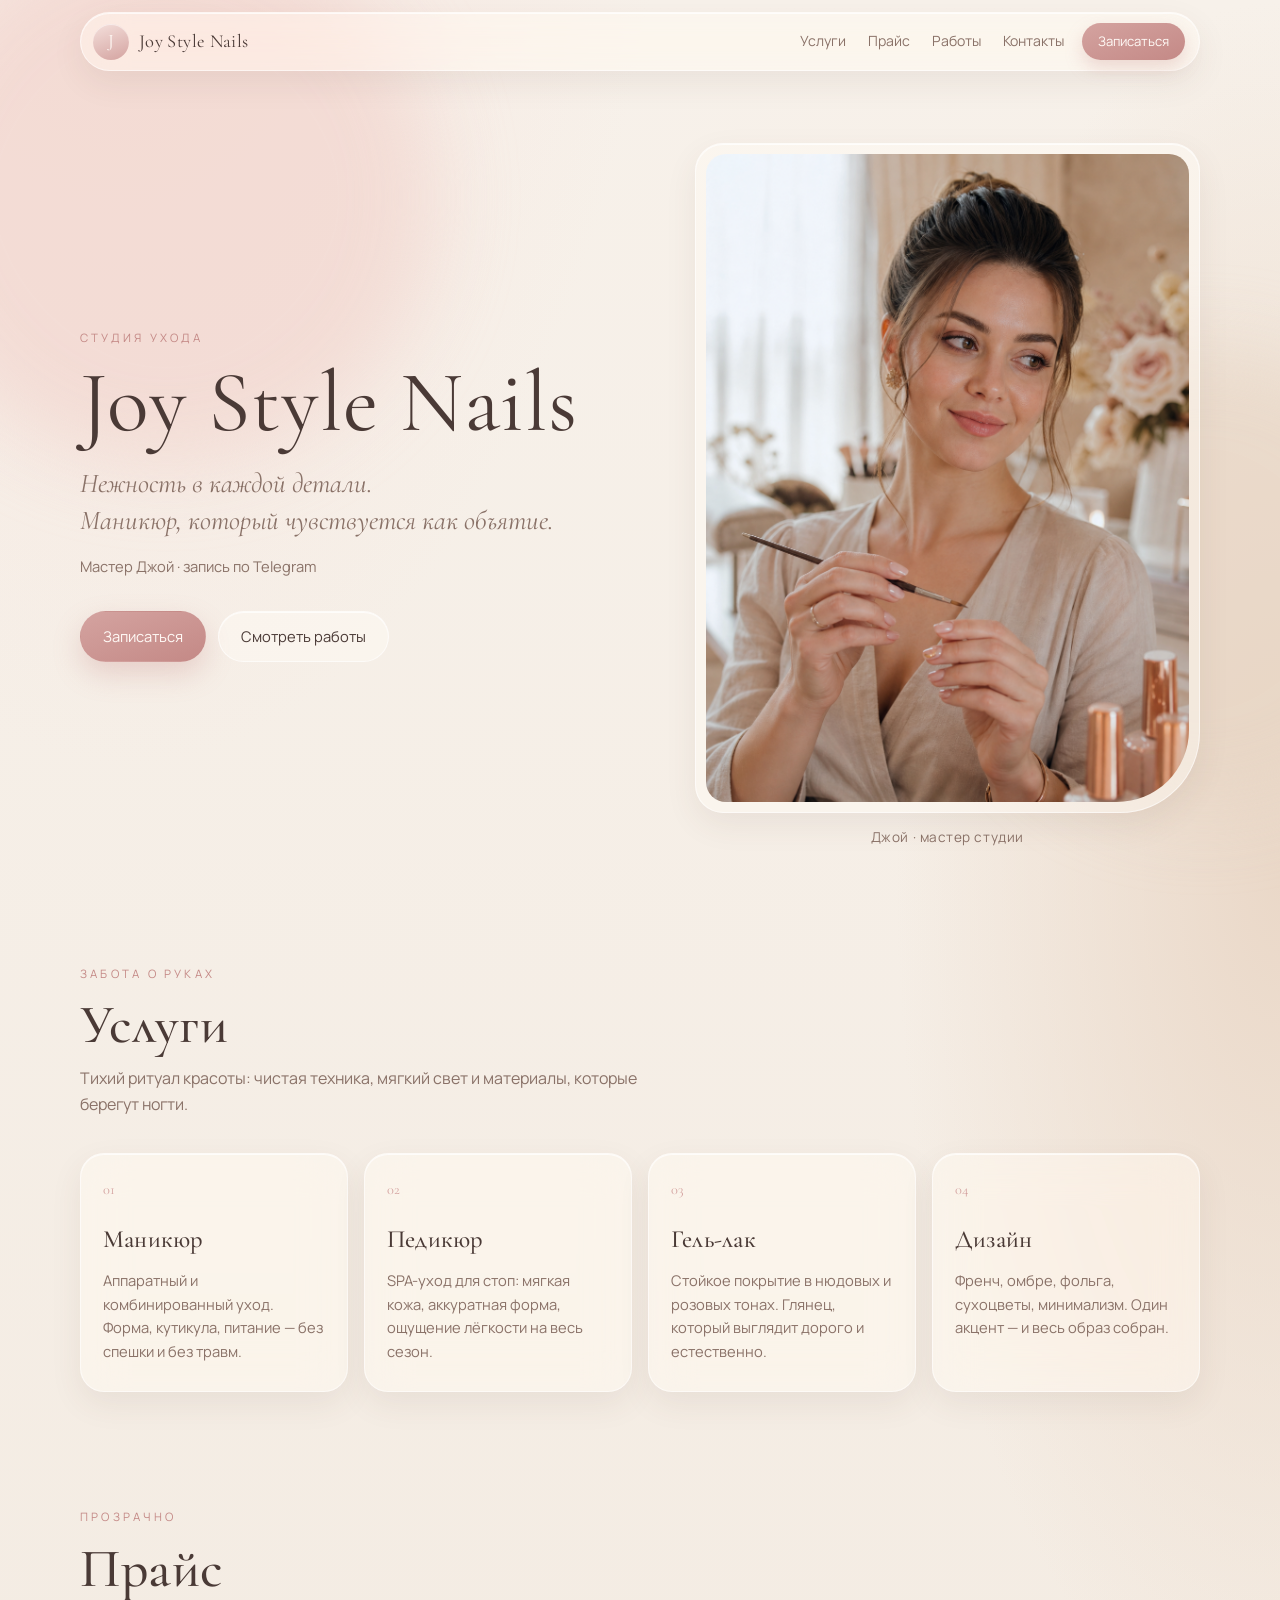
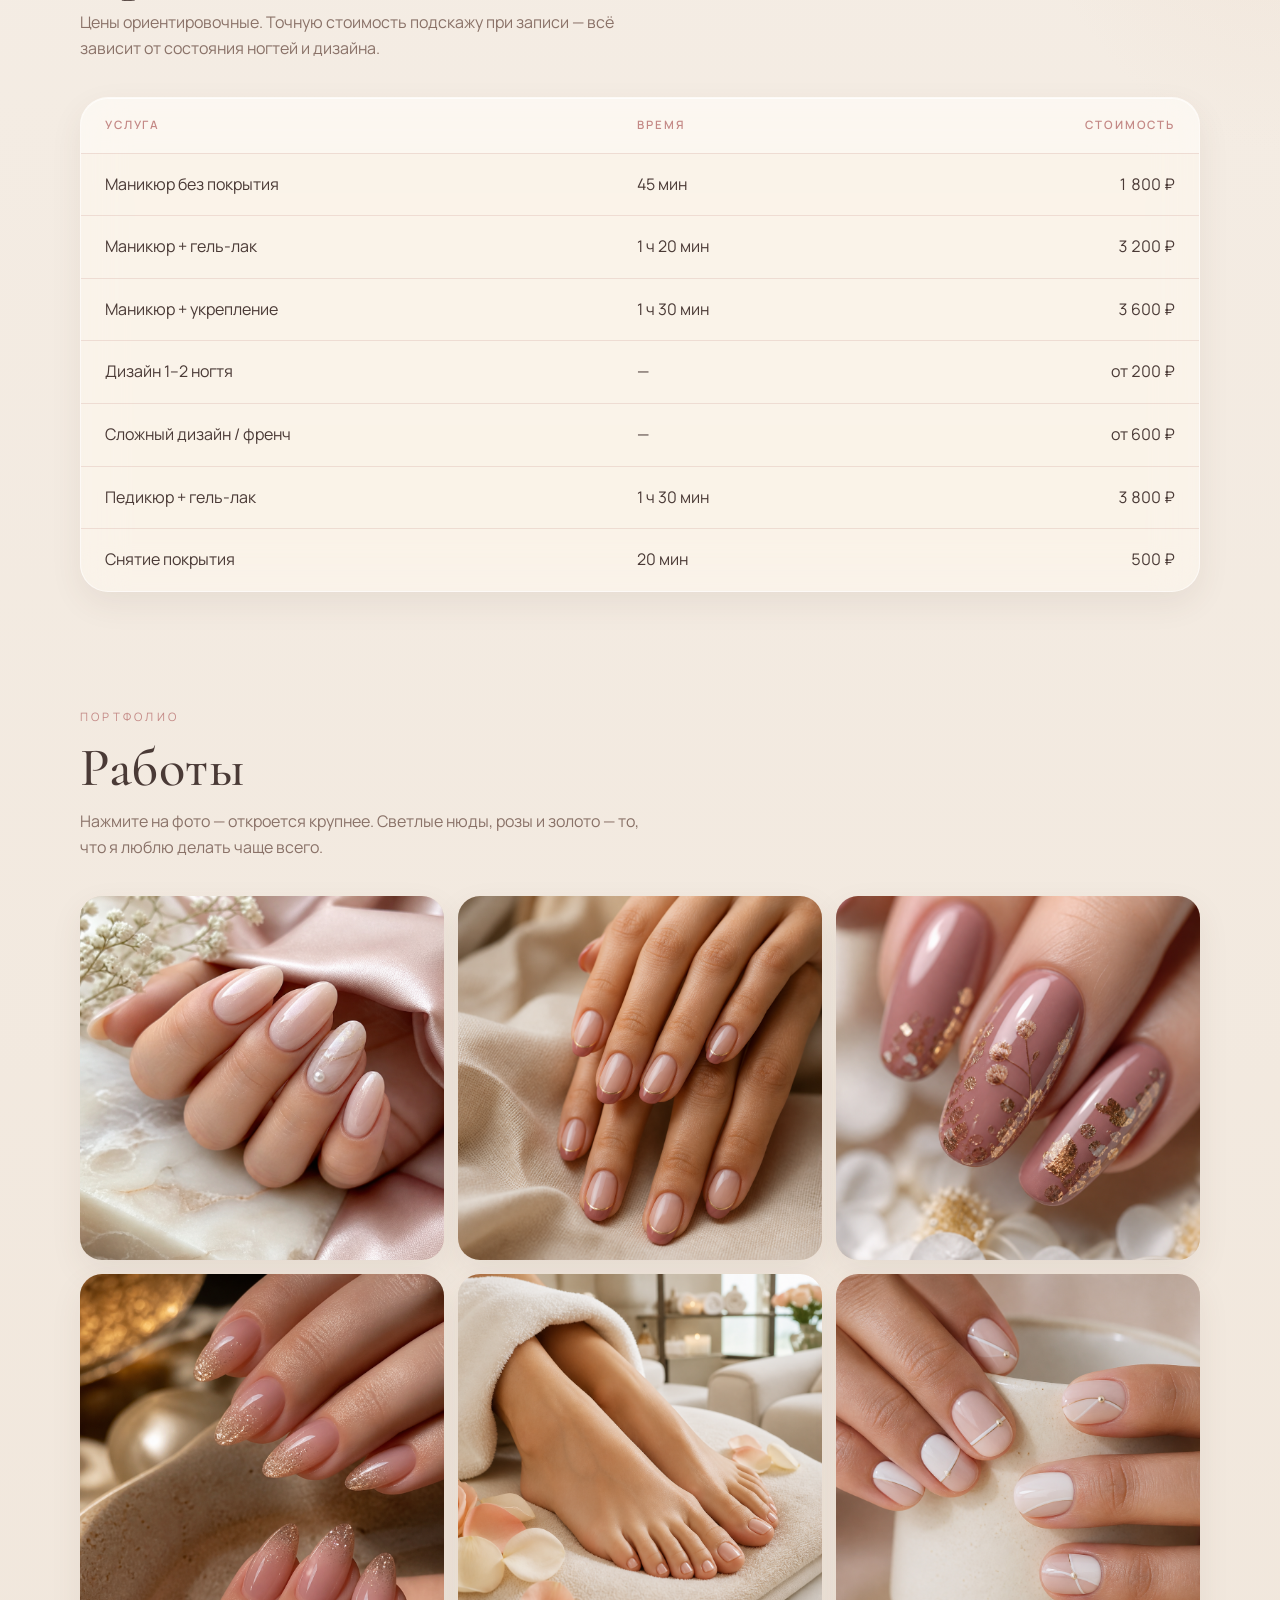
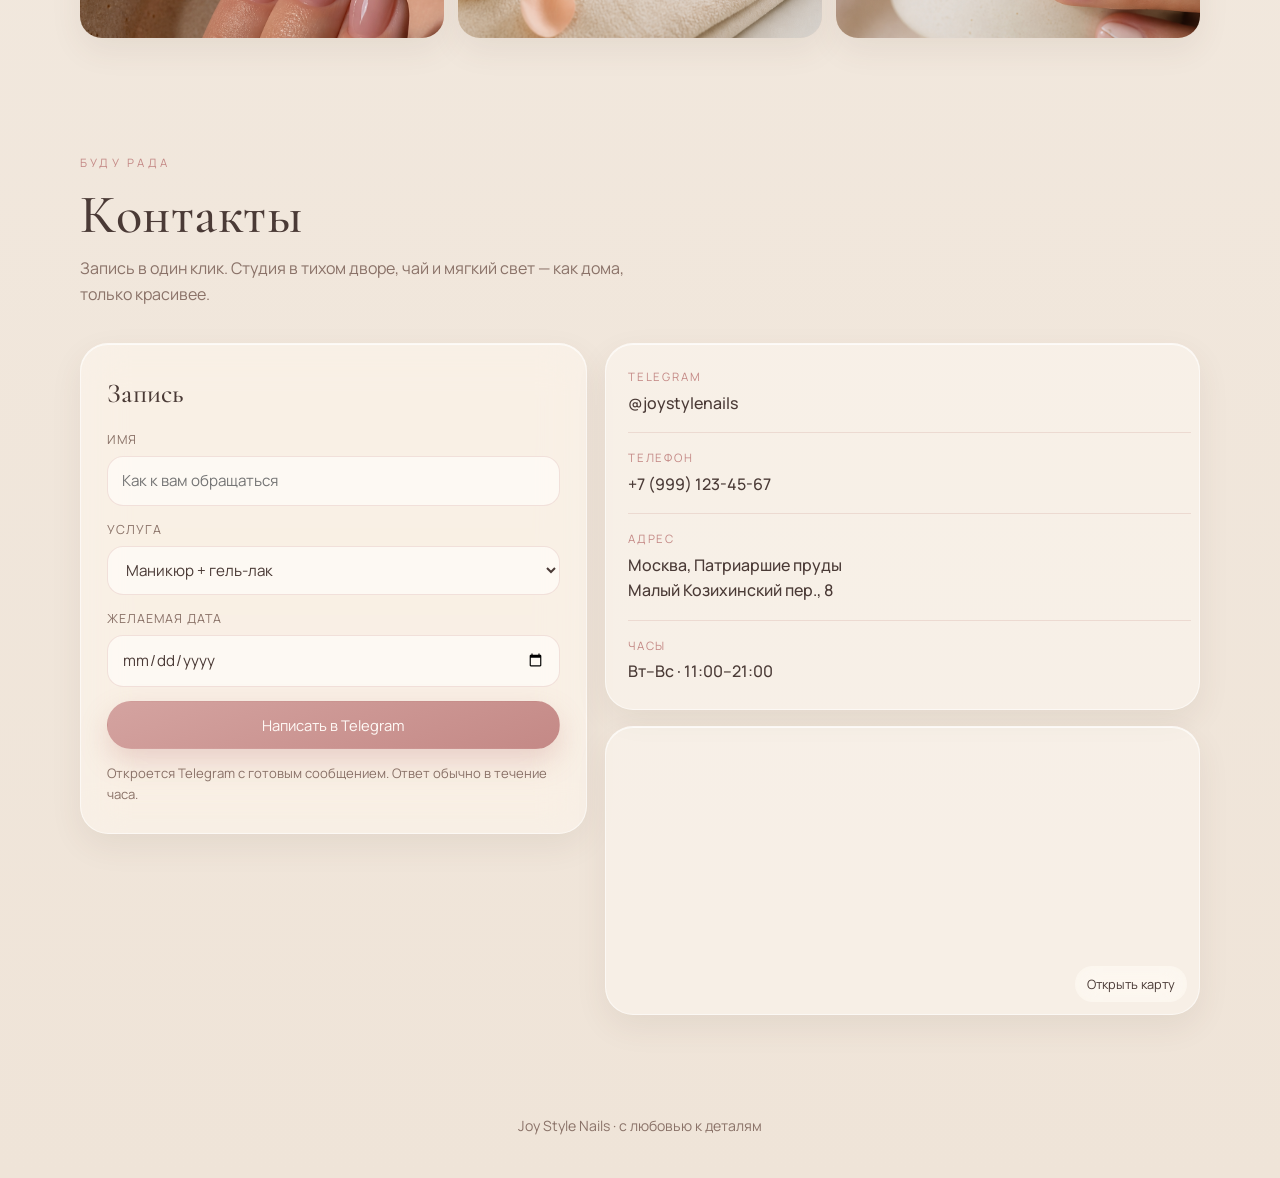
<file: nails/index.html>
<!DOCTYPE html>
<html lang="ru">
<head>
  <meta charset="UTF-8">
  <meta name="viewport" content="width=device-width, initial-scale=1.0">
  <meta name="theme-color" content="#f4ebe3">
  <meta name="description" content="Joy Style Nails — студия маникюра и педикюра. Нежный уход, гель-лак и дизайн в тёплой атмосфере.">
  <title>Joy Style Nails — мастер маникюра</title>
  <link rel="preconnect" href="https://fonts.googleapis.com">
  <link rel="preconnect" href="https://fonts.gstatic.com" crossorigin>
  <link href="https://fonts.googleapis.com/css2?family=Cormorant+Garamond:ital,wght@0,400;0,500;0,600;1,400;1,500&family=Manrope:wght@400;500;600&display=swap" rel="stylesheet">
  <link rel="stylesheet" href="css/styles.css">
</head>
<body>
  <div class="glow glow-a" aria-hidden="true"></div>
  <div class="glow glow-b" aria-hidden="true"></div>

  <header class="nav" id="nav">
    <a class="logo" href="#hero">
      <span class="logo-mark">J</span>
      <span class="logo-text">Joy Style Nails</span>
    </a>
    <nav class="nav-links" id="navLinks" aria-label="Основное меню">
      <a href="#services">Услуги</a>
      <a href="#price">Прайс</a>
      <a href="#works">Работы</a>
      <a href="#contacts">Контакты</a>
    </nav>
    <a class="nav-cta" href="#contacts">Записаться</a>
    <button class="nav-toggle" id="navToggle" type="button" aria-label="Открыть меню" aria-expanded="false">
      <span></span><span></span>
    </button>
  </header>

  <main>
    <section class="hero" id="hero">
      <div class="hero-copy reveal">
        <p class="kicker">студия ухода</p>
        <h1>Joy Style Nails</h1>
        <p class="slogan">Нежность в каждой детали.<br>Маникюр, который чувствуется как объятие.</p>
        <p class="hero-note">Мастер Джой · запись по Telegram</p>
        <div class="hero-actions">
          <a class="btn btn-primary" href="#contacts">Записаться</a>
          <a class="btn btn-ghost" href="#works">Смотреть работы</a>
        </div>
      </div>
      <div class="hero-photo reveal">
        <div class="photo-frame glass">
          <img src="images/hero-master.jpg" alt="Джой — мастер маникюра Joy Style Nails" width="720" height="960">
        </div>
        <p class="photo-caption">Джой · мастер студии</p>
      </div>
    </section>

    <section class="section" id="services">
      <div class="section-head reveal">
        <p class="kicker">забота о руках</p>
        <h2>Услуги</h2>
        <p class="lede">Тихий ритуал красоты: чистая техника, мягкий свет и материалы, которые берегут ногти.</p>
      </div>
      <div class="cards">
        <article class="card glass reveal">
          <span class="card-num">01</span>
          <h3>Маникюр</h3>
          <p>Аппаратный и комбинированный уход. Форма, кутикула, питание — без спешки и без травм.</p>
        </article>
        <article class="card glass reveal">
          <span class="card-num">02</span>
          <h3>Педикюр</h3>
          <p>SPA-уход для стоп: мягкая кожа, аккуратная форма, ощущение лёгкости на весь сезон.</p>
        </article>
        <article class="card glass reveal">
          <span class="card-num">03</span>
          <h3>Гель-лак</h3>
          <p>Стойкое покрытие в нюдовых и розовых тонах. Глянец, который выглядит дорого и естественно.</p>
        </article>
        <article class="card glass reveal">
          <span class="card-num">04</span>
          <h3>Дизайн</h3>
          <p>Френч, омбре, фольга, сухоцветы, минимализм. Один акцент — и весь образ собран.</p>
        </article>
      </div>
    </section>

    <section class="section" id="price">
      <div class="section-head reveal">
        <p class="kicker">прозрачно</p>
        <h2>Прайс</h2>
        <p class="lede">Цены ориентировочные. Точную стоимость подскажу при записи — всё зависит от состояния ногтей и дизайна.</p>
      </div>
      <div class="price-wrap glass reveal">
        <table class="price">
          <thead>
            <tr>
              <th>Услуга</th>
              <th>Время</th>
              <th>Стоимость</th>
            </tr>
          </thead>
          <tbody>
            <tr>
              <td>Маникюр без покрытия</td>
              <td>45 мин</td>
              <td>1 800 ₽</td>
            </tr>
            <tr>
              <td>Маникюр + гель-лак</td>
              <td>1 ч 20 мин</td>
              <td>3 200 ₽</td>
            </tr>
            <tr>
              <td>Маникюр + укрепление</td>
              <td>1 ч 30 мин</td>
              <td>3 600 ₽</td>
            </tr>
            <tr>
              <td>Дизайн 1–2 ногтя</td>
              <td>—</td>
              <td>от 200 ₽</td>
            </tr>
            <tr>
              <td>Сложный дизайн / френч</td>
              <td>—</td>
              <td>от 600 ₽</td>
            </tr>
            <tr>
              <td>Педикюр + гель-лак</td>
              <td>1 ч 30 мин</td>
              <td>3 800 ₽</td>
            </tr>
            <tr>
              <td>Снятие покрытия</td>
              <td>20 мин</td>
              <td>500 ₽</td>
            </tr>
          </tbody>
        </table>
      </div>
    </section>

    <section class="section" id="works">
      <div class="section-head reveal">
        <p class="kicker">портфолио</p>
        <h2>Работы</h2>
        <p class="lede">Нажмите на фото — откроется крупнее. Светлые нюды, розы и золото — то, что я люблю делать чаще всего.</p>
      </div>
      <div class="gallery">
        <button class="gallery-item reveal" type="button" data-full="images/work-nude.jpg" data-caption="Молочный нюд с жемчугом">
          <img src="images/work-nude.jpg" alt="Молочный нюд с жемчугом">
        </button>
        <button class="gallery-item reveal" type="button" data-full="images/work-french.jpg" data-caption="Современный френч">
          <img src="images/work-french.jpg" alt="Современный френч в пыльно-розовом">
        </button>
        <button class="gallery-item reveal" type="button" data-full="images/work-floral.jpg" data-caption="Сухоцветы и золото">
          <img src="images/work-floral.jpg" alt="Дизайн с сухоцветами и золотой фольгой">
        </button>
        <button class="gallery-item reveal" type="button" data-full="images/work-ombre.jpg" data-caption="Омбре шампань">
          <img src="images/work-ombre.jpg" alt="Омбре шампань и румянец">
        </button>
        <button class="gallery-item reveal" type="button" data-full="images/work-pedi.jpg" data-caption="SPA-педикюр">
          <img src="images/work-pedi.jpg" alt="Нежный педикюр">
        </button>
        <button class="gallery-item reveal" type="button" data-full="images/work-geo.jpg" data-caption="Минималистичный дизайн">
          <img src="images/work-geo.jpg" alt="Минималистичный геометрический дизайн">
        </button>
      </div>
    </section>

    <section class="section contacts" id="contacts">
      <div class="section-head reveal">
        <p class="kicker">буду рада</p>
        <h2>Контакты</h2>
        <p class="lede">Запись в один клик. Студия в тихом дворе, чай и мягкий свет — как дома, только красивее.</p>
      </div>
      <div class="contact-grid">
        <form class="book-form glass reveal" id="bookForm">
          <h3>Запись</h3>
          <label>
            Имя
            <input type="text" name="name" autocomplete="name" required placeholder="Как к вам обращаться">
          </label>
          <label>
            Услуга
            <select name="service">
              <option>Маникюр + гель-лак</option>
              <option>Маникюр без покрытия</option>
              <option>Дизайн</option>
              <option>Педикюр</option>
            </select>
          </label>
          <label>
            Желаемая дата
            <input type="date" name="date">
          </label>
          <button class="btn btn-primary" type="submit">Написать в Telegram</button>
          <p class="form-hint">Откроется Telegram с готовым сообщением. Ответ обычно в течение часа.</p>
        </form>

        <div class="contact-aside reveal">
          <div class="contact-links glass">
            <a href="https://t.me/joystylenails" target="_blank" rel="noopener noreferrer">
              <span>Telegram</span>
              <strong>@joystylenails</strong>
            </a>
            <a href="tel:+79991234567">
              <span>Телефон</span>
              <strong>+7 (999) 123-45-67</strong>
            </a>
            <p>
              <span>Адрес</span>
              <strong>Москва, Патриаршие пруды<br>Малый Козихинский пер., 8</strong>
            </p>
            <p>
              <span>Часы</span>
              <strong>Вт–Вс · 11:00–21:00</strong>
            </p>
          </div>
          <div class="map glass">
            <iframe
              title="Карта студии Joy Style Nails"
              loading="lazy"
              referrerpolicy="no-referrer-when-downgrade"
              src="https://www.openstreetmap.org/export/embed.html?bbox=37.5880%2C55.7605%2C37.5985%2C55.7658&amp;layer=mapnik&amp;marker=55.7632%2C37.5932">
            </iframe>
            <a class="map-link" href="https://www.openstreetmap.org/?mlat=55.7632&amp;mlon=37.5932#map=17/55.7632/37.5932" target="_blank" rel="noopener noreferrer">Открыть карту</a>
          </div>
        </div>
      </div>
    </section>
  </main>

  <footer class="footer">
    <p>Joy Style Nails · с любовью к деталям</p>
  </footer>

  <div class="lightbox" id="lightbox" hidden>
    <button class="lb-close" type="button" aria-label="Закрыть">&times;</button>
    <button class="lb-prev" type="button" aria-label="Предыдущее фото">‹</button>
    <figure>
      <img id="lbImage" alt="">
      <figcaption id="lbCaption"></figcaption>
    </figure>
    <button class="lb-next" type="button" aria-label="Следующее фото">›</button>
  </div>

  <script src="js/main.js"></script>
</body>
</html>
</file>
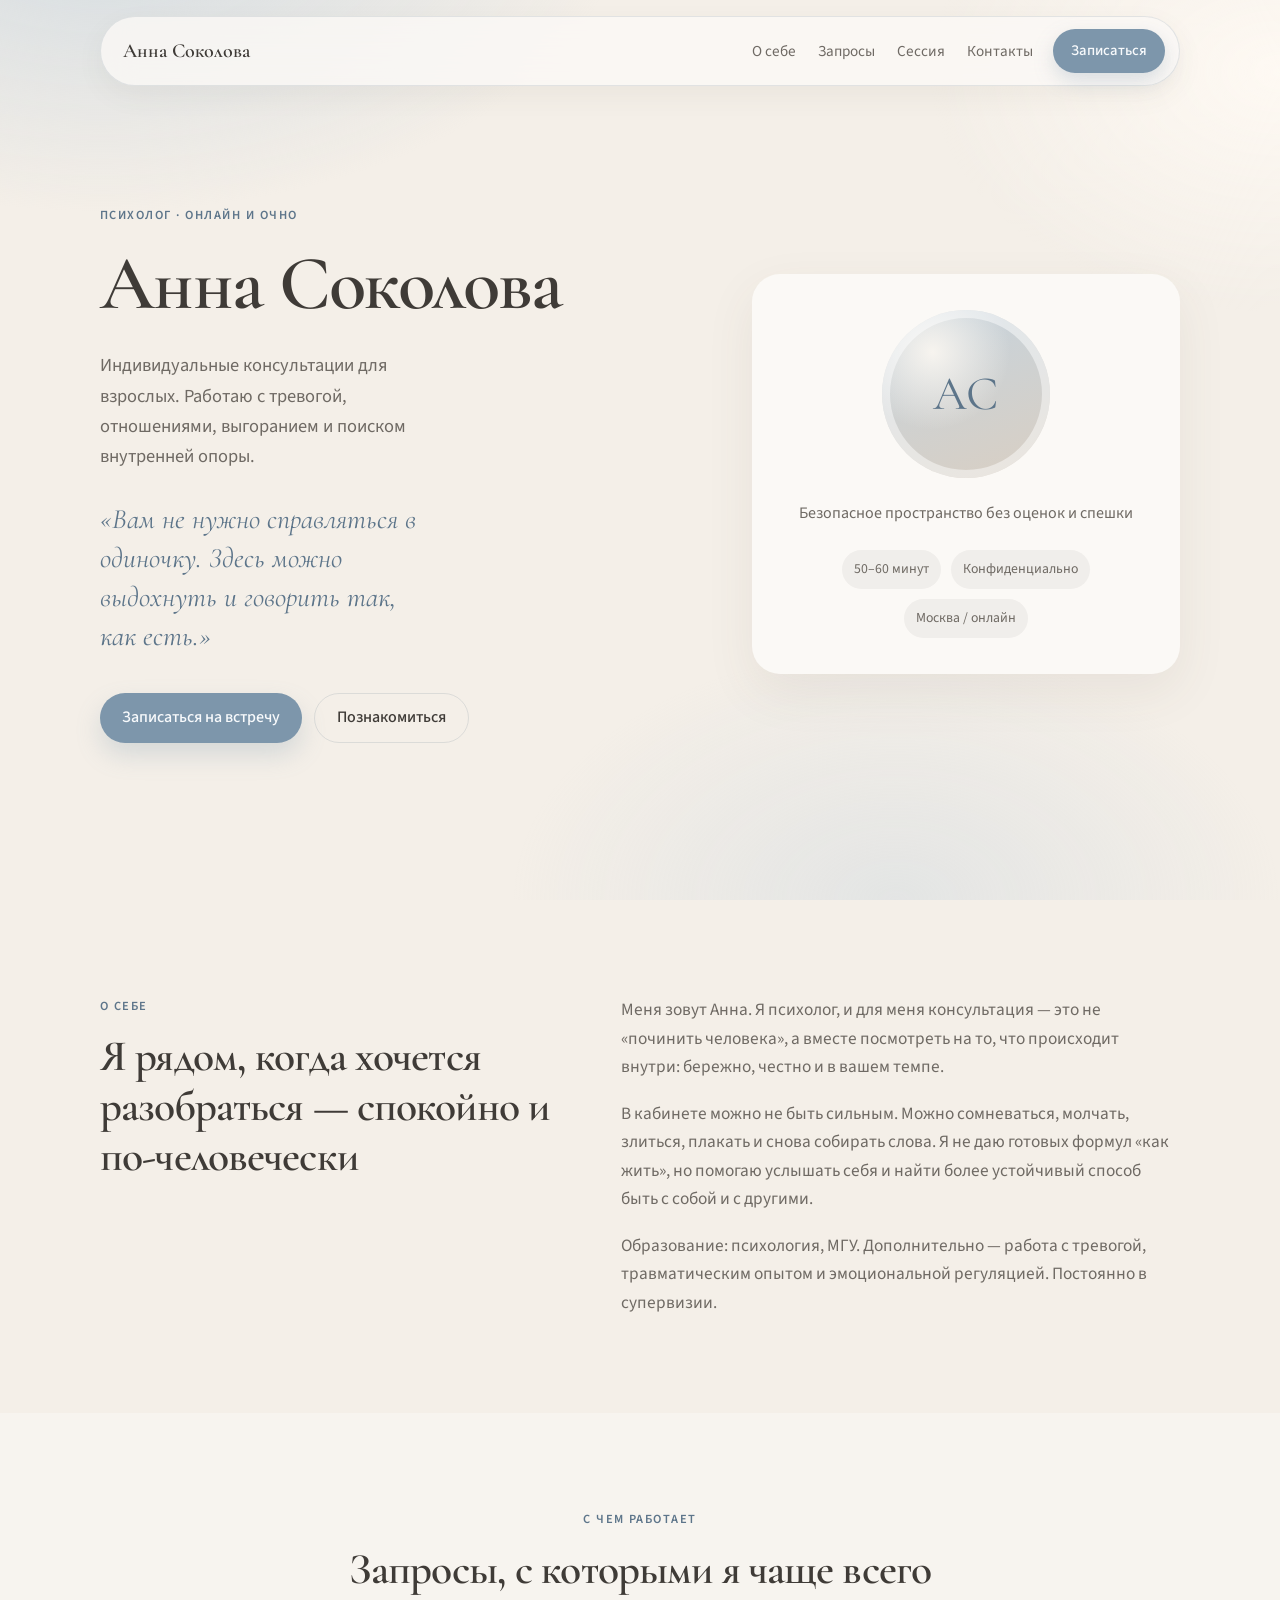
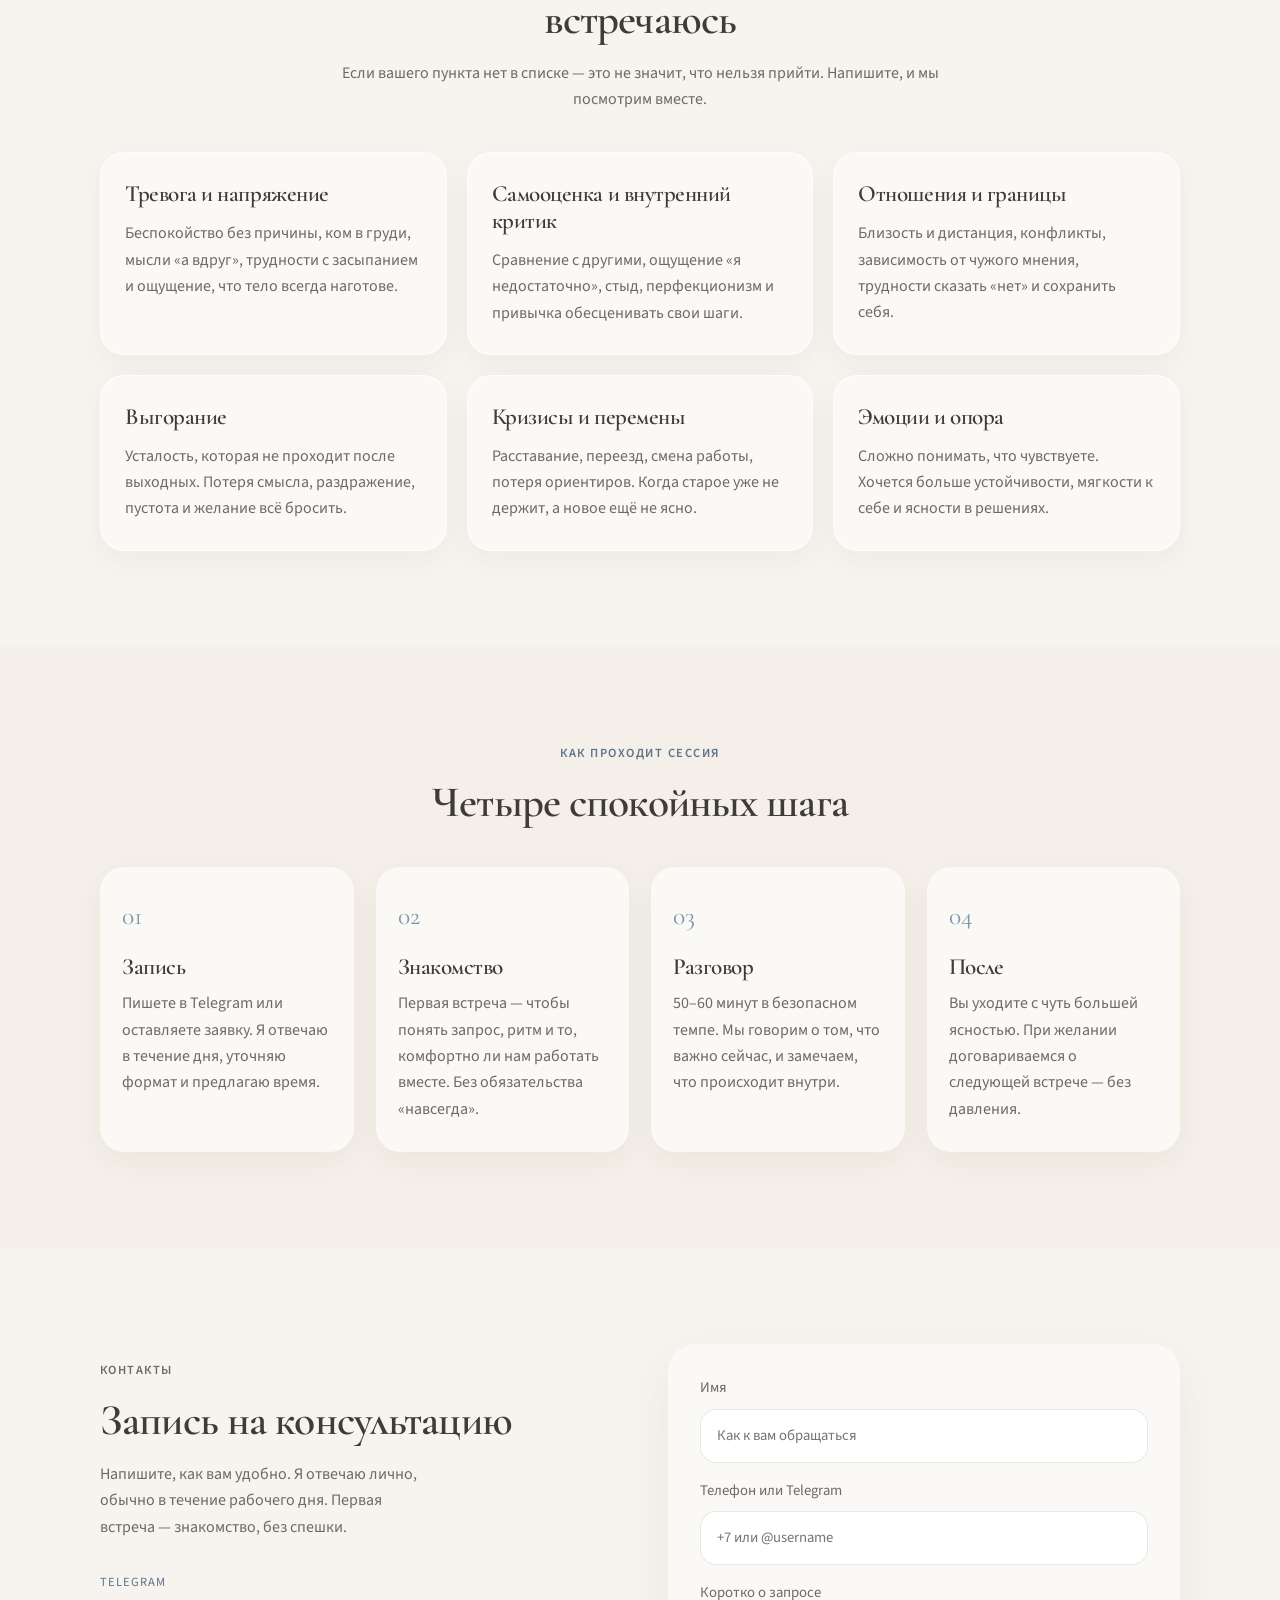
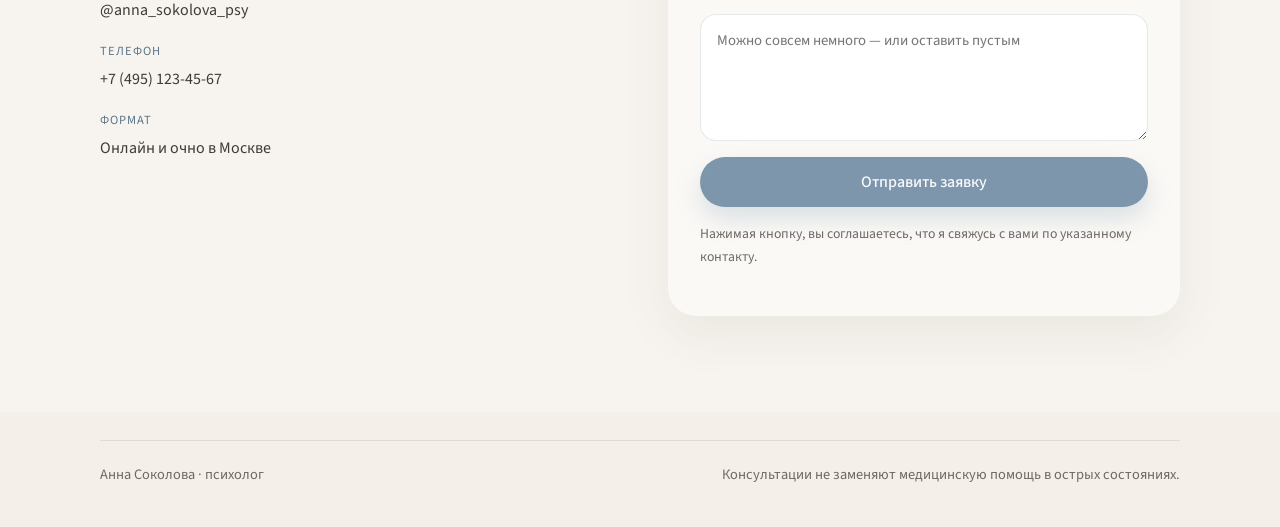
<file: psychologist/index.html>
<!DOCTYPE html>
<html lang="ru">
<head>
  <meta charset="UTF-8" />
  <meta name="viewport" content="width=device-width, initial-scale=1.0" />
  <title>Анна Соколова — психолог</title>
  <meta name="description" content="Психолог Анна Соколова. Спокойное пространство для разговора о тревоге, отношениях, выгорании и поиске себя. Онлайн и очно." />
  <link rel="preconnect" href="https://fonts.googleapis.com" />
  <link rel="preconnect" href="https://fonts.gstatic.com" crossorigin />
  <link href="https://fonts.googleapis.com/css2?family=Cormorant+Garamond:ital,wght@0,500;0,600;0,700;1,500&family=Source+Sans+3:wght@400;500;600&display=swap" rel="stylesheet" />
  <link rel="stylesheet" href="css/styles.css" />
</head>
<body>
  <div class="page-glow" aria-hidden="true"></div>

  <header class="header">
    <a class="logo" href="#hero">Анна Соколова</a>
    <nav class="nav" id="nav" aria-label="Основная навигация">
      <a href="#about">О себе</a>
      <a href="#topics">Запросы</a>
      <a href="#session">Сессия</a>
      <a href="#contact">Контакты</a>
    </nav>
    <a class="header-cta" href="#contact">Записаться</a>
    <button class="menu-btn" type="button" aria-label="Открыть меню" aria-expanded="false" aria-controls="nav">
      <span></span>
      <span></span>
    </button>
  </header>

  <main>
    <section class="hero" id="hero">
      <div class="wrap hero-grid">
        <div class="hero-copy reveal">
          <p class="eyebrow">Психолог · онлайн и очно</p>
          <h1>Анна Соколова</h1>
          <p class="hero-lead">Индивидуальные консультации для взрослых. Работаю с тревогой, отношениями, выгоранием и поиском внутренней опоры.</p>
          <p class="support-line">«Вам не нужно справляться в одиночку. Здесь можно выдохнуть и говорить так, как есть.»</p>
          <div class="hero-actions">
            <a class="btn btn-primary" href="#contact">Записаться на встречу</a>
            <a class="btn btn-ghost" href="#about">Познакомиться</a>
          </div>
        </div>
        <aside class="hero-card reveal" style="--delay: 0.12s">
          <div class="portrait" aria-hidden="true">
            <span class="portrait-initials">АС</span>
          </div>
          <p class="portrait-caption">Безопасное пространство без оценок и спешки</p>
          <ul class="hero-meta">
            <li>50–60 минут</li>
            <li>Конфиденциально</li>
            <li>Москва / онлайн</li>
          </ul>
        </aside>
      </div>
    </section>

    <section class="section" id="about">
      <div class="wrap about-grid">
        <div class="section-intro reveal">
          <p class="eyebrow">О себе</p>
          <h2>Я рядом, когда хочется разобраться — спокойно и по-человечески</h2>
        </div>
        <div class="about-text reveal" style="--delay: 0.08s">
          <p>Меня зовут Анна. Я психолог, и для меня консультация — это не «починить человека», а вместе посмотреть на то, что происходит внутри: бережно, честно и в вашем темпе.</p>
          <p>В кабинете можно не быть сильным. Можно сомневаться, молчать, злиться, плакать и снова собирать слова. Я не даю готовых формул «как жить», но помогаю услышать себя и найти более устойчивый способ быть с собой и с другими.</p>
          <p>Образование: психология, МГУ. Дополнительно — работа с тревогой, травматическим опытом и эмоциональной регуляцией. Постоянно в супервизии.</p>
        </div>
      </div>
    </section>

    <section class="section section-soft" id="topics">
      <div class="wrap">
        <div class="section-intro center reveal">
          <p class="eyebrow">С чем работает</p>
          <h2>Запросы, с которыми я чаще всего встречаюсь</h2>
          <p class="section-note">Если вашего пункта нет в списке — это не значит, что нельзя прийти. Напишите, и мы посмотрим вместе.</p>
        </div>
        <div class="cards">
          <article class="card reveal">
            <h3>Тревога и напряжение</h3>
            <p>Беспокойство без причины, ком в груди, мысли «а вдруг», трудности с засыпанием и ощущение, что тело всегда наготове.</p>
          </article>
          <article class="card reveal" style="--delay: 0.06s">
            <h3>Самооценка и внутренний критик</h3>
            <p>Сравнение с другими, ощущение «я недостаточно», стыд, перфекционизм и привычка обесценивать свои шаги.</p>
          </article>
          <article class="card reveal" style="--delay: 0.12s">
            <h3>Отношения и границы</h3>
            <p>Близость и дистанция, конфликты, зависимость от чужого мнения, трудности сказать «нет» и сохранить себя.</p>
          </article>
          <article class="card reveal" style="--delay: 0.04s">
            <h3>Выгорание</h3>
            <p>Усталость, которая не проходит после выходных. Потеря смысла, раздражение, пустота и желание всё бросить.</p>
          </article>
          <article class="card reveal" style="--delay: 0.1s">
            <h3>Кризисы и перемены</h3>
            <p>Расставание, переезд, смена работы, потеря ориентиров. Когда старое уже не держит, а новое ещё не ясно.</p>
          </article>
          <article class="card reveal" style="--delay: 0.16s">
            <h3>Эмоции и опора</h3>
            <p>Сложно понимать, что чувствуете. Хочется больше устойчивости, мягкости к себе и ясности в решениях.</p>
          </article>
        </div>
      </div>
    </section>

    <section class="section" id="session">
      <div class="wrap">
        <div class="section-intro center reveal">
          <p class="eyebrow">Как проходит сессия</p>
          <h2>Четыре спокойных шага</h2>
        </div>
        <ol class="steps">
          <li class="step reveal">
            <span class="step-num">01</span>
            <h3>Запись</h3>
            <p>Пишете в Telegram или оставляете заявку. Я отвечаю в течение дня, уточняю формат и предлагаю время.</p>
          </li>
          <li class="step reveal" style="--delay: 0.08s">
            <span class="step-num">02</span>
            <h3>Знакомство</h3>
            <p>Первая встреча — чтобы понять запрос, ритм и то, комфортно ли нам работать вместе. Без обязательства «навсегда».</p>
          </li>
          <li class="step reveal" style="--delay: 0.16s">
            <span class="step-num">03</span>
            <h3>Разговор</h3>
            <p>50–60 минут в безопасном темпе. Мы говорим о том, что важно сейчас, и замечаем, что происходит внутри.</p>
          </li>
          <li class="step reveal" style="--delay: 0.24s">
            <span class="step-num">04</span>
            <h3>После</h3>
            <p>Вы уходите с чуть большей ясностью. При желании договариваемся о следующей встрече — без давления.</p>
          </li>
        </ol>
      </div>
    </section>

    <section class="section section-soft" id="contact">
      <div class="wrap contact-grid">
        <div class="contact-copy reveal">
          <p class="eyebrow">Контакты</p>
          <h2>Запись на консультацию</h2>
          <p>Напишите, как вам удобно. Я отвечаю лично, обычно в течение рабочего дня. Первая встреча — знакомство, без спешки.</p>
          <ul class="contact-list">
            <li>
              <span>Telegram</span>
              <a href="https://t.me/anna_sokolova_psy" target="_blank" rel="noopener noreferrer">@anna_sokolova_psy</a>
            </li>
            <li>
              <span>Телефон</span>
              <a href="tel:+74951234567">+7 (495) 123-45-67</a>
            </li>
            <li>
              <span>Формат</span>
              <p>Онлайн и очно в Москве</p>
            </li>
          </ul>
        </div>

        <form class="form reveal" id="booking-form" style="--delay: 0.1s" novalidate>
          <label>
            Имя
            <input type="text" name="name" autocomplete="name" required placeholder="Как к вам обращаться" />
          </label>
          <label>
            Телефон или Telegram
            <input type="text" name="contact" autocomplete="tel" required placeholder="+7 или @username" />
          </label>
          <label>
            Коротко о запросе
            <textarea name="message" rows="4" placeholder="Можно совсем немного — или оставить пустым"></textarea>
          </label>
          <button class="btn btn-primary" type="submit">Отправить заявку</button>
          <p class="form-note">Нажимая кнопку, вы соглашаетесь, что я свяжусь с вами по указанному контакту.</p>
          <p class="form-status" id="form-status" role="status" aria-live="polite"></p>
        </form>
      </div>
    </section>
  </main>

  <footer class="footer">
    <div class="wrap footer-inner">
      <p>Анна Соколова · психолог</p>
      <p>Консультации не заменяют медицинскую помощь в острых состояниях.</p>
    </div>
  </footer>

  <script src="js/main.js"></script>
</body>
</html>
</file>
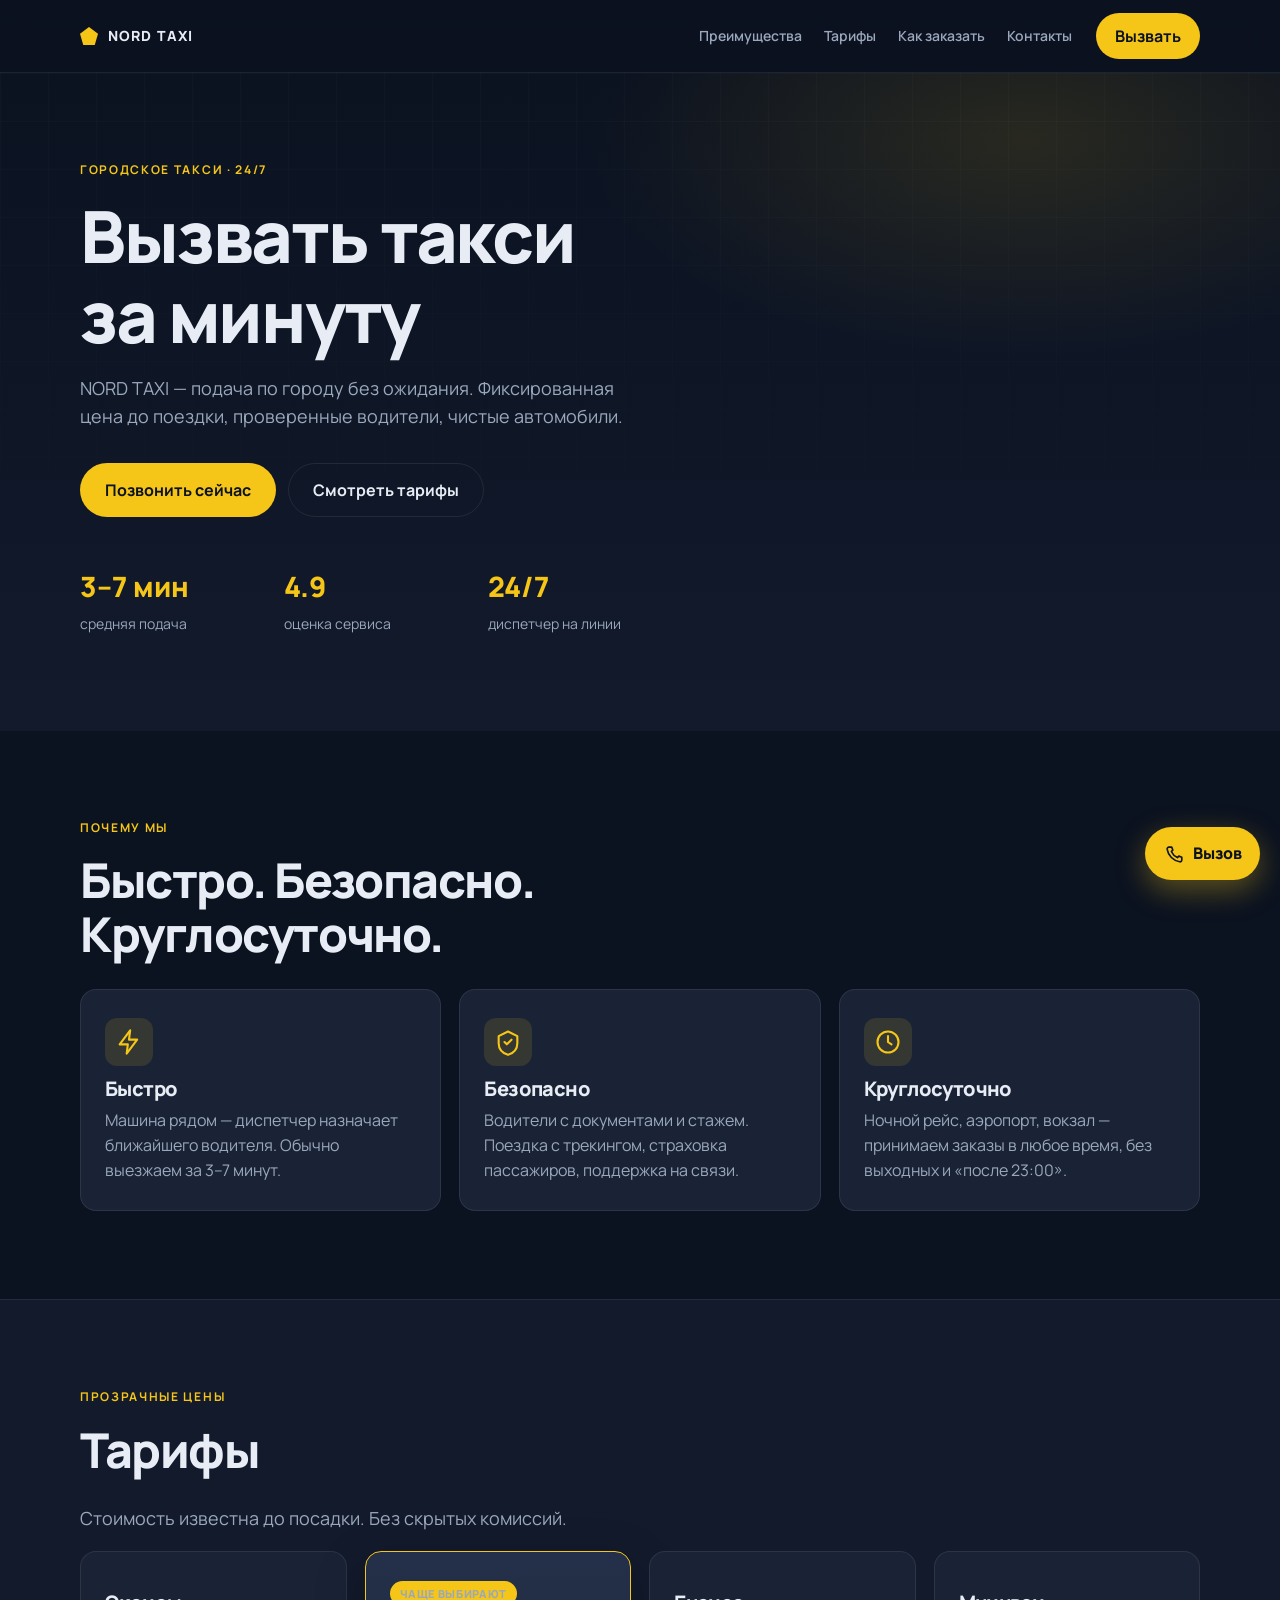
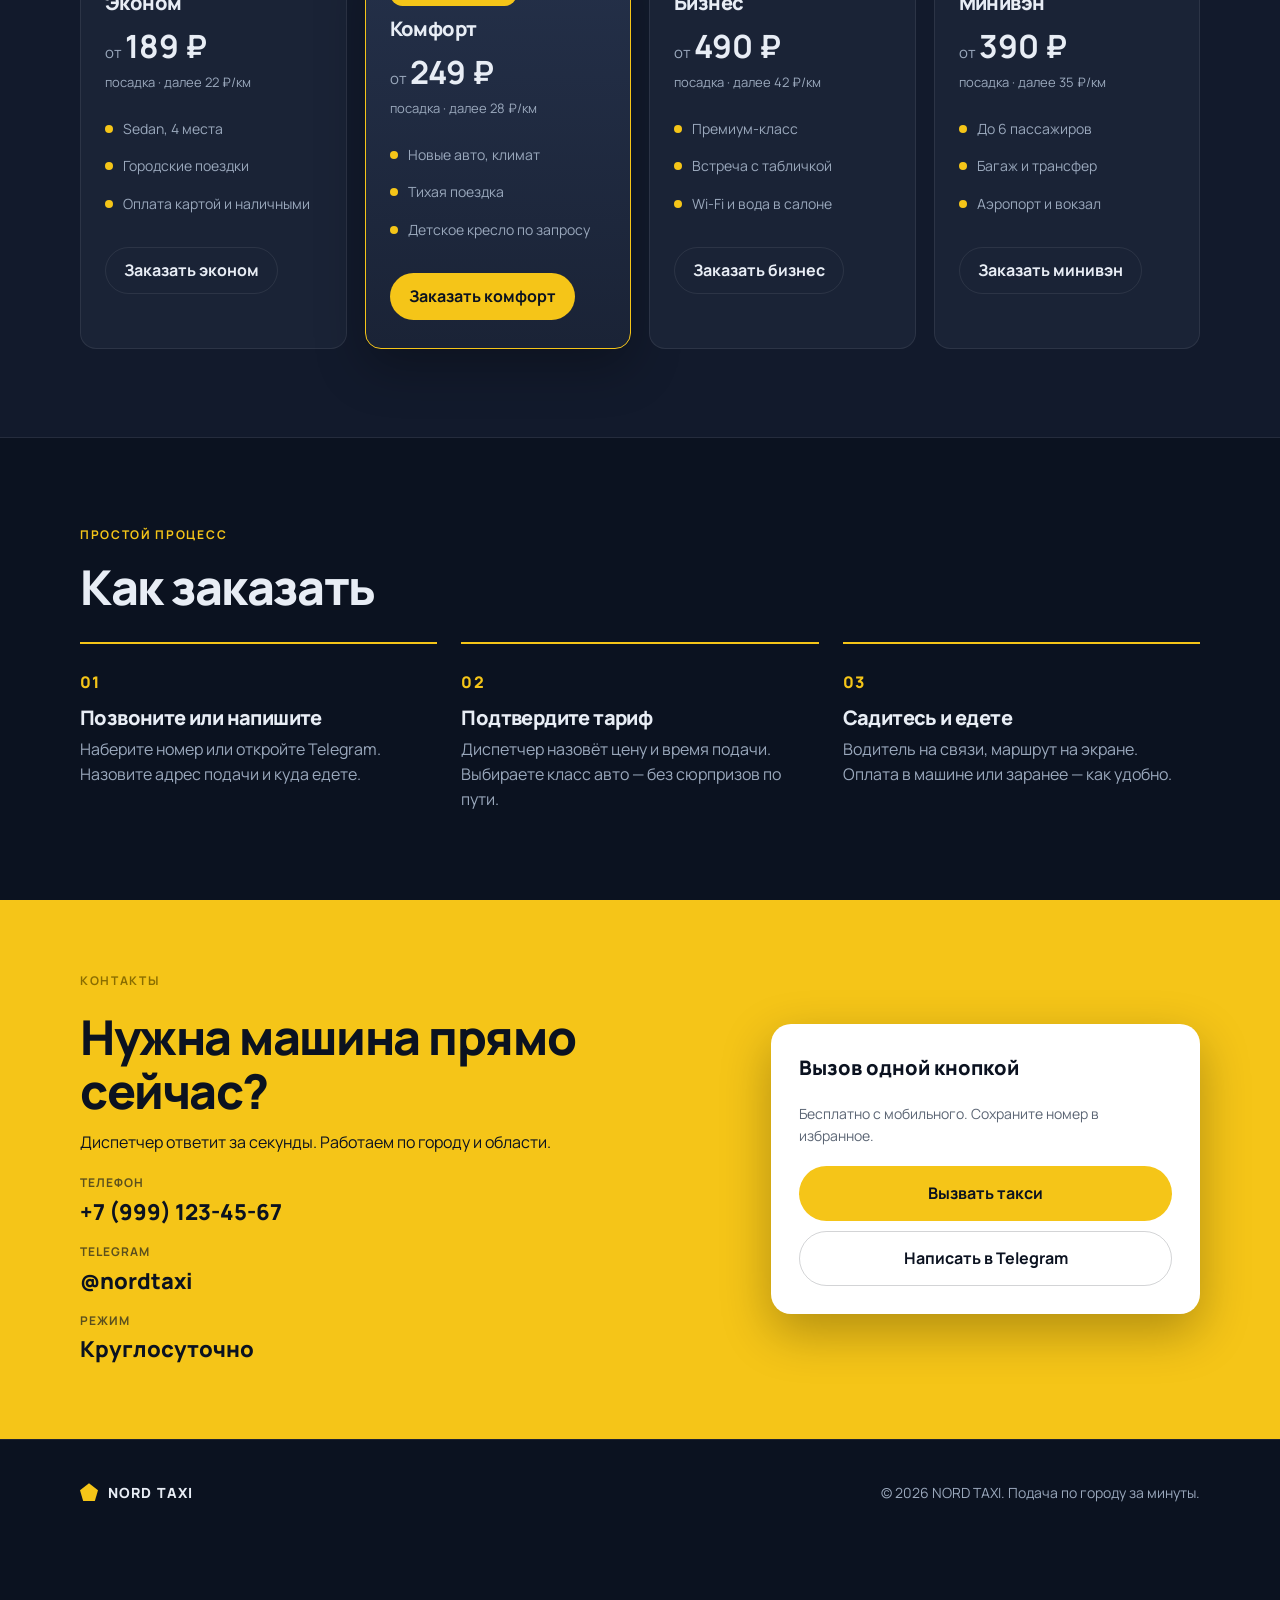
<file: taxi/index.html>
<!DOCTYPE html>
<html lang="ru">
<head>
  <meta charset="UTF-8">
  <meta name="viewport" content="width=device-width, initial-scale=1.0">
  <meta name="description" content="NORD TAXI — вызов такси за минуту. Быстро, безопасно, круглосуточно.">
  <title>NORD TAXI — вызвать такси за минуту</title>
  <link rel="preconnect" href="https://fonts.googleapis.com">
  <link rel="preconnect" href="https://fonts.gstatic.com" crossorigin>
  <link href="https://fonts.googleapis.com/css2?family=Manrope:wght@400;500;600;700;800&display=swap" rel="stylesheet">
  <link rel="stylesheet" href="css/styles.css">
</head>
<body>
  <a class="skip-link" href="#main">К содержимому</a>

  <header class="header" id="header">
    <div class="container header__inner">
      <a class="logo" href="#hero" aria-label="NORD TAXI — на главную">
        <span class="logo__mark" aria-hidden="true"></span>
        NORD TAXI
      </a>
      <nav class="nav" id="nav" aria-label="Основная навигация">
        <a href="#advantages">Преимущества</a>
        <a href="#tariffs">Тарифы</a>
        <a href="#order">Как заказать</a>
        <a href="#contacts">Контакты</a>
      </nav>
      <a class="btn btn--yellow header__call" href="tel:+79991234567">Вызвать</a>
      <button class="menu-btn" type="button" aria-expanded="false" aria-controls="nav" aria-label="Открыть меню">
        <span></span>
        <span></span>
        <span></span>
      </button>
    </div>
  </header>

  <main id="main">
    <section class="hero" id="hero">
      <div class="hero__grid" aria-hidden="true"></div>
      <div class="container hero__inner">
        <p class="eyebrow">Городское такси · 24/7</p>
        <h1>Вызвать такси<br>за минуту</h1>
        <p class="hero__lead">NORD TAXI — подача по городу без ожидания. Фиксированная цена до поездки, проверенные водители, чистые автомобили.</p>
        <div class="hero__actions">
          <a class="btn btn--yellow btn--lg" href="tel:+79991234567">Позвонить сейчас</a>
          <a class="btn btn--ghost btn--lg" href="#tariffs">Смотреть тарифы</a>
        </div>
        <dl class="hero__stats">
          <div>
            <dt>3–7 мин</dt>
            <dd>средняя подача</dd>
          </div>
          <div>
            <dt>4.9</dt>
            <dd>оценка сервиса</dd>
          </div>
          <div>
            <dt>24/7</dt>
            <dd>диспетчер на линии</dd>
          </div>
        </dl>
      </div>
    </section>

    <section class="section" id="advantages">
      <div class="container">
        <p class="eyebrow">Почему мы</p>
        <h2>Быстро. Безопасно.<br>Круглосуточно.</h2>
        <div class="cards cards--3">
          <article class="card">
            <span class="card__icon" aria-hidden="true">
              <svg width="28" height="28" viewBox="0 0 24 24" fill="none"><path d="M13 2L4 14h7l-1 8 9-12h-7l1-8z" stroke="currentColor" stroke-width="1.8" stroke-linejoin="round"/></svg>
            </span>
            <h3>Быстро</h3>
            <p>Машина рядом — диспетчер назначает ближайшего водителя. Обычно выезжаем за 3–7 минут.</p>
          </article>
          <article class="card">
            <span class="card__icon" aria-hidden="true">
              <svg width="28" height="28" viewBox="0 0 24 24" fill="none"><path d="M12 3l8 4v6c0 5-3.4 8.5-8 10-4.6-1.5-8-5-8-10V7l8-4z" stroke="currentColor" stroke-width="1.8" stroke-linejoin="round"/><path d="M9 12l2 2 4-4" stroke="currentColor" stroke-width="1.8" stroke-linecap="round" stroke-linejoin="round"/></svg>
            </span>
            <h3>Безопасно</h3>
            <p>Водители с документами и стажем. Поездка с трекингом, страховка пассажиров, поддержка на связи.</p>
          </article>
          <article class="card">
            <span class="card__icon" aria-hidden="true">
              <svg width="28" height="28" viewBox="0 0 24 24" fill="none"><circle cx="12" cy="12" r="9" stroke="currentColor" stroke-width="1.8"/><path d="M12 7v5l3 2" stroke="currentColor" stroke-width="1.8" stroke-linecap="round"/></svg>
            </span>
            <h3>Круглосуточно</h3>
            <p>Ночной рейс, аэропорт, вокзал — принимаем заказы в любое время, без выходных и «после 23:00».</p>
          </article>
        </div>
      </div>
    </section>

    <section class="section section--alt" id="tariffs">
      <div class="container">
        <p class="eyebrow">Прозрачные цены</p>
        <h2>Тарифы</h2>
        <p class="section__lead">Стоимость известна до посадки. Без скрытых комиссий.</p>
        <div class="cards cards--4">
          <article class="tariff">
            <h3>Эконом</h3>
            <p class="tariff__from">от <strong>189 ₽</strong></p>
            <p class="tariff__meta">посадка · далее 22 ₽/км</p>
            <ul>
              <li>Sedan, 4 места</li>
              <li>Городские поездки</li>
              <li>Оплата картой и наличными</li>
            </ul>
            <a class="btn btn--outline" href="tel:+79991234567">Заказать эконом</a>
          </article>
          <article class="tariff tariff--featured">
            <p class="tariff__badge">Чаще выбирают</p>
            <h3>Комфорт</h3>
            <p class="tariff__from">от <strong>249 ₽</strong></p>
            <p class="tariff__meta">посадка · далее 28 ₽/км</p>
            <ul>
              <li>Новые авто, климат</li>
              <li>Тихая поездка</li>
              <li>Детское кресло по запросу</li>
            </ul>
            <a class="btn btn--yellow" href="tel:+79991234567">Заказать комфорт</a>
          </article>
          <article class="tariff">
            <h3>Бизнес</h3>
            <p class="tariff__from">от <strong>490 ₽</strong></p>
            <p class="tariff__meta">посадка · далее 42 ₽/км</p>
            <ul>
              <li>Премиум-класс</li>
              <li>Встреча с табличкой</li>
              <li>Wi‑Fi и вода в салоне</li>
            </ul>
            <a class="btn btn--outline" href="tel:+79991234567">Заказать бизнес</a>
          </article>
          <article class="tariff">
            <h3>Минивэн</h3>
            <p class="tariff__from">от <strong>390 ₽</strong></p>
            <p class="tariff__meta">посадка · далее 35 ₽/км</p>
            <ul>
              <li>До 6 пассажиров</li>
              <li>Багаж и трансфер</li>
              <li>Аэропорт и вокзал</li>
            </ul>
            <a class="btn btn--outline" href="tel:+79991234567">Заказать минивэн</a>
          </article>
        </div>
      </div>
    </section>

    <section class="section" id="order">
      <div class="container">
        <p class="eyebrow">Простой процесс</p>
        <h2>Как заказать</h2>
        <ol class="steps">
          <li>
            <span class="steps__num">01</span>
            <h3>Позвоните или напишите</h3>
            <p>Наберите номер или откройте Telegram. Назовите адрес подачи и куда едете.</p>
          </li>
          <li>
            <span class="steps__num">02</span>
            <h3>Подтвердите тариф</h3>
            <p>Диспетчер назовёт цену и время подачи. Выбираете класс авто — без сюрпризов по пути.</p>
          </li>
          <li>
            <span class="steps__num">03</span>
            <h3>Садитесь и едете</h3>
            <p>Водитель на связи, маршрут на экране. Оплата в машине или заранее — как удобно.</p>
          </li>
        </ol>
      </div>
    </section>

    <section class="section section--cta" id="contacts">
      <div class="container cta">
        <div class="cta__text">
          <p class="eyebrow eyebrow--on-dark">Контакты</p>
          <h2>Нужна машина прямо сейчас?</h2>
          <p>Диспетчер ответит за секунды. Работаем по городу и области.</p>
          <ul class="contact-list">
            <li>
              <span>Телефон</span>
              <a href="tel:+79991234567">+7 (999) 123-45-67</a>
            </li>
            <li>
              <span>Telegram</span>
              <a href="https://t.me/nordtaxi" target="_blank" rel="noopener noreferrer">@nordtaxi</a>
            </li>
            <li>
              <span>Режим</span>
              <strong>Круглосуточно</strong>
            </li>
          </ul>
        </div>
        <div class="cta__panel">
          <p class="cta__panel-title">Вызов одной кнопкой</p>
          <p class="cta__panel-note">Бесплатно с мобильного. Сохраните номер в избранное.</p>
          <a class="btn btn--yellow btn--lg btn--block" href="tel:+79991234567">Вызвать такси</a>
          <a class="btn btn--ghost-dark btn--lg btn--block" href="https://t.me/nordtaxi" target="_blank" rel="noopener noreferrer">Написать в Telegram</a>
        </div>
      </div>
    </section>
  </main>

  <footer class="footer">
    <div class="container footer__inner">
      <span class="logo logo--sm"><span class="logo__mark" aria-hidden="true"></span> NORD TAXI</span>
      <p>© <span id="year"></span> NORD TAXI. Подача по городу за минуты.</p>
    </div>
  </footer>

  <a class="fab" href="tel:+79991234567" aria-label="Позвонить и вызвать такси">
    <svg width="22" height="22" viewBox="0 0 24 24" fill="none" aria-hidden="true">
      <path d="M6.5 4.5h3l1.2 3.2-1.6 1.6a13 13 0 006.6 6.6l1.6-1.6 3.2 1.2v3a2 2 0 01-2.2 2A16.5 16.5 0 014.5 6.7a2 2 0 012-2.2z" stroke="currentColor" stroke-width="1.8" stroke-linejoin="round"/>
    </svg>
    <span>Вызов</span>
  </a>

  <script src="js/main.js"></script>
</body>
</html>
</file>
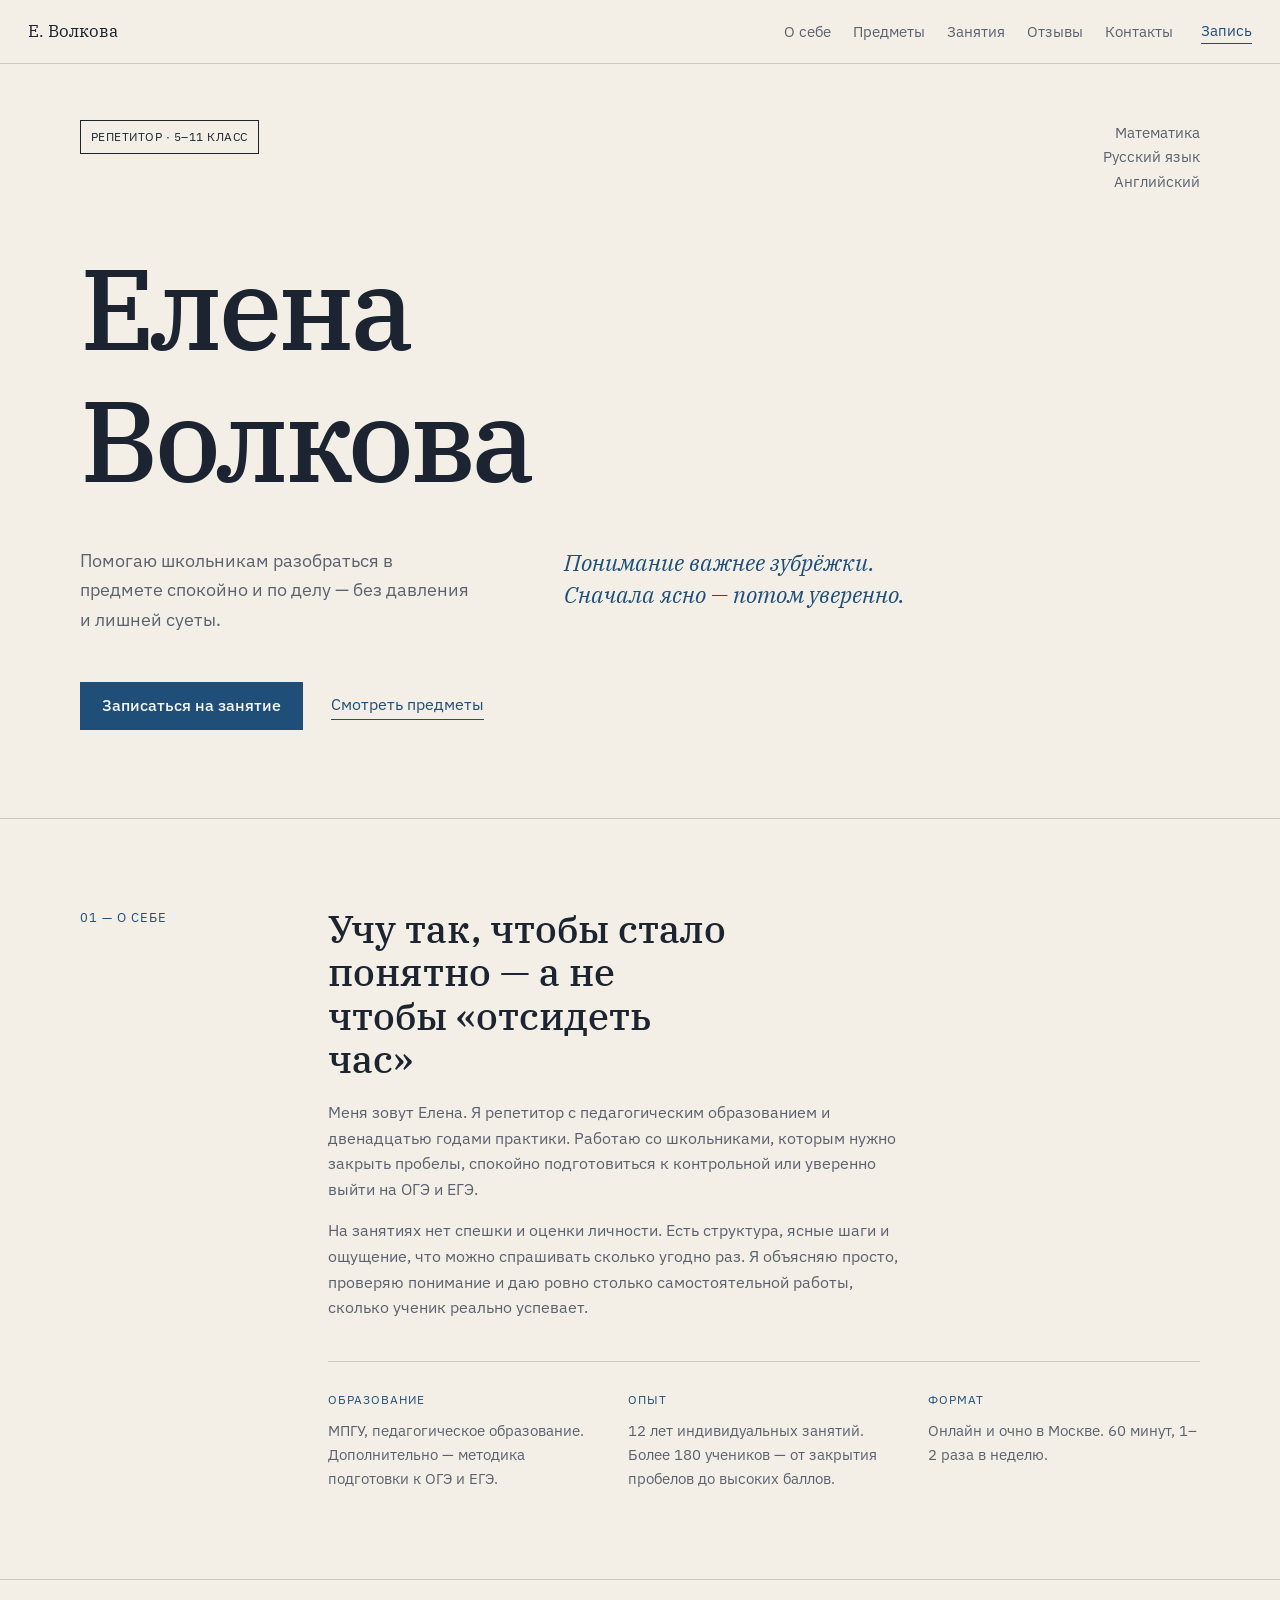
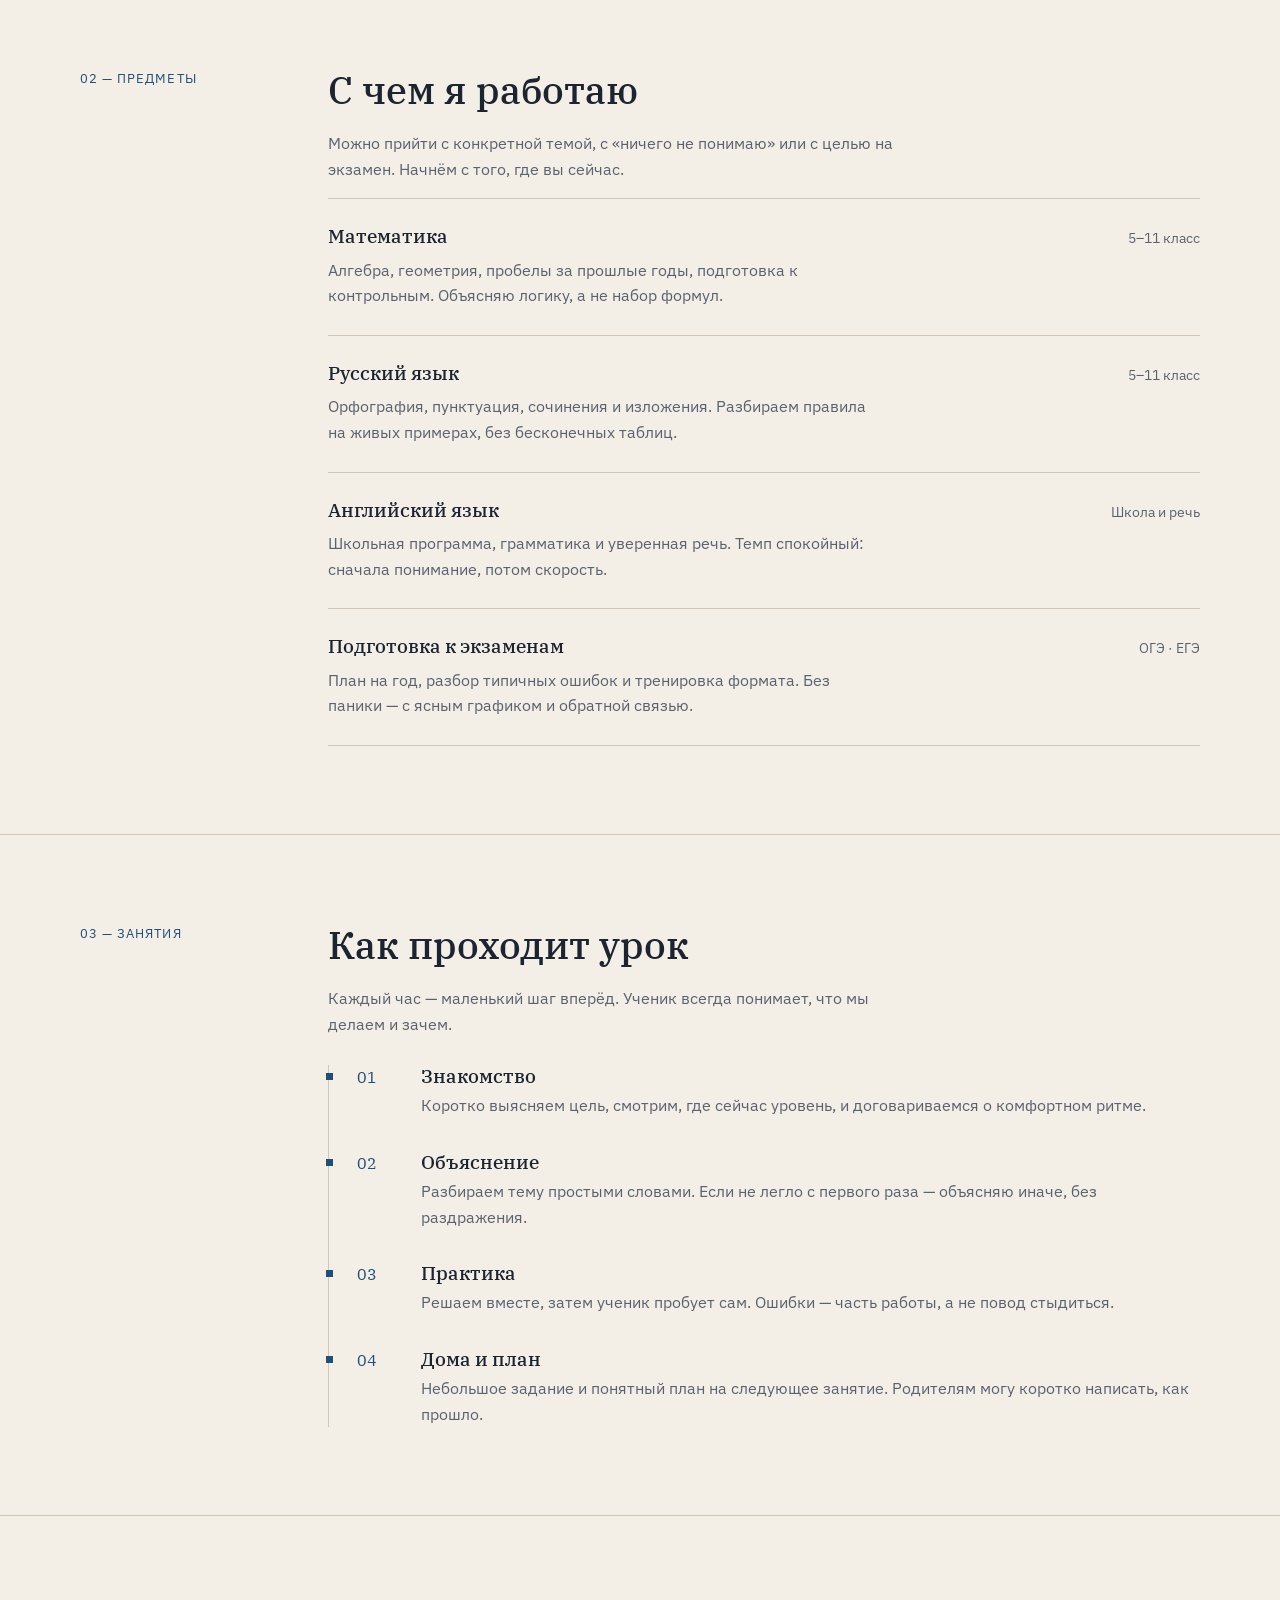
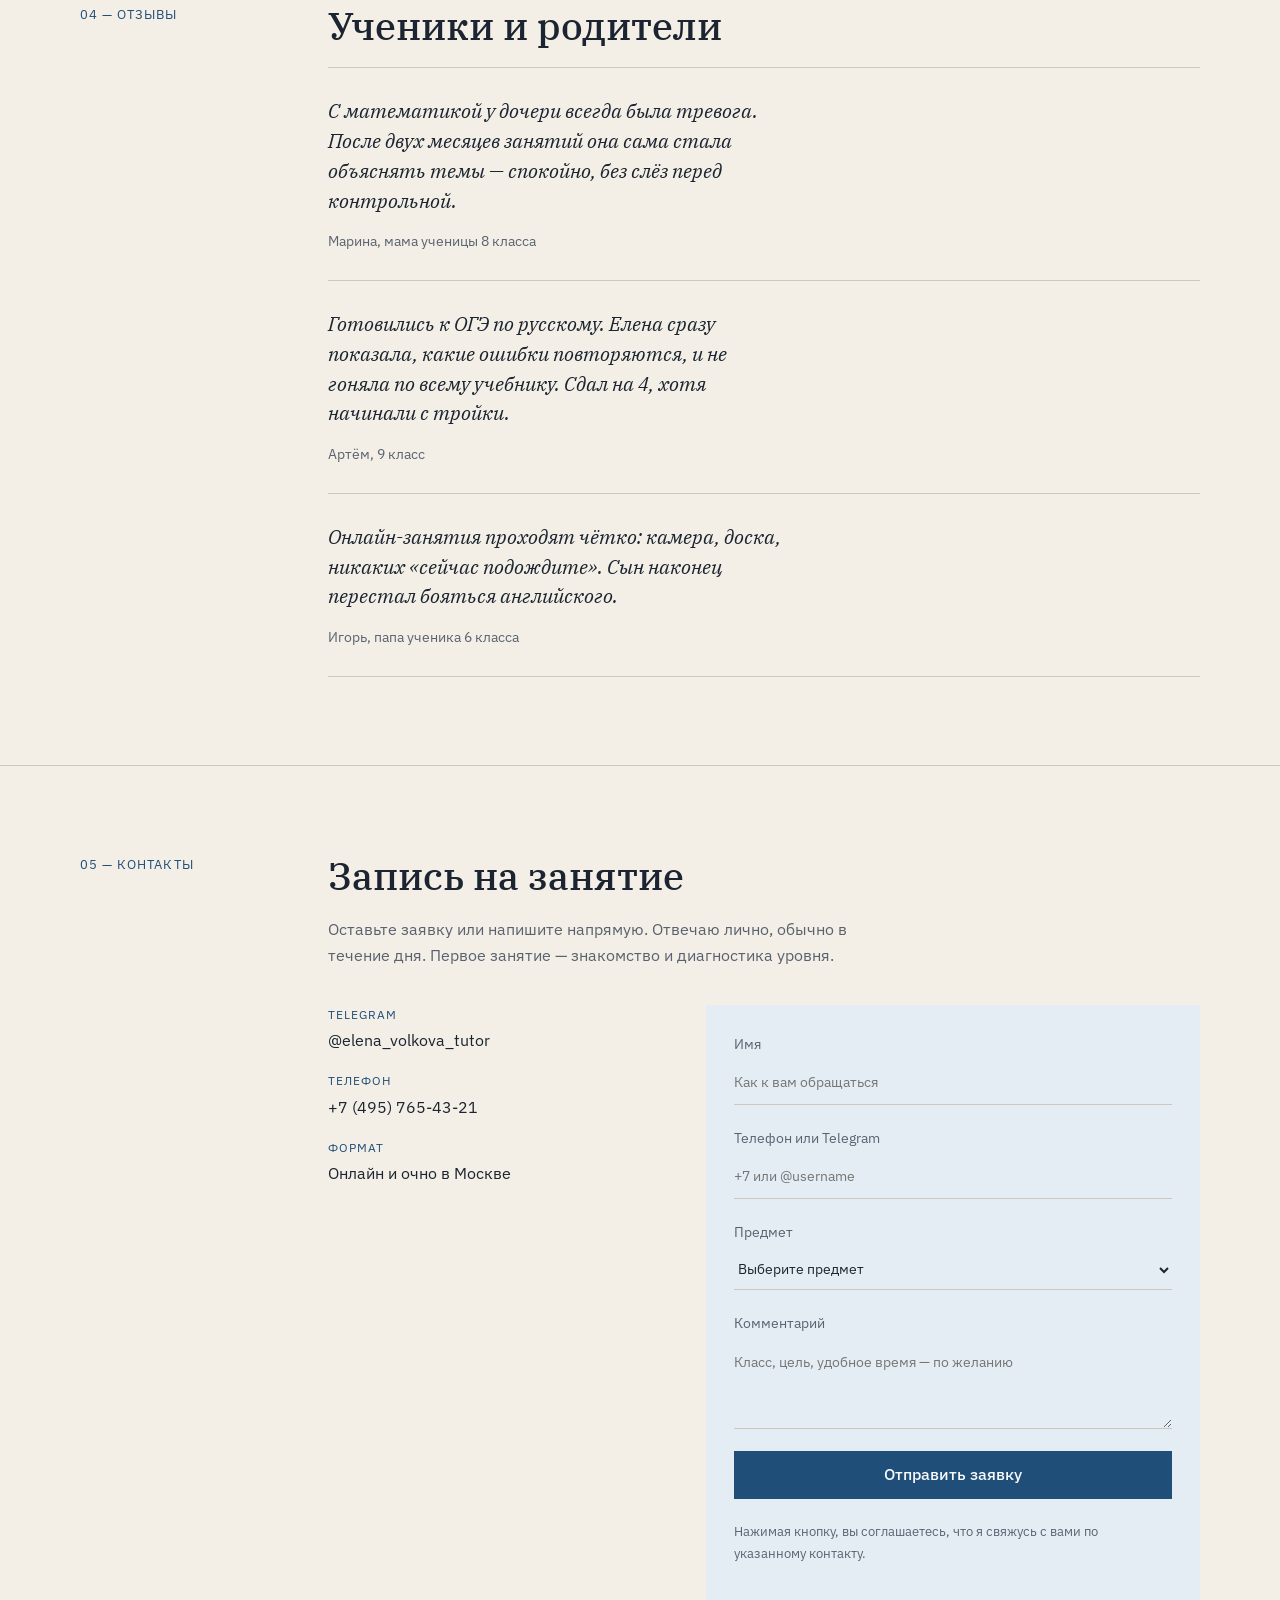
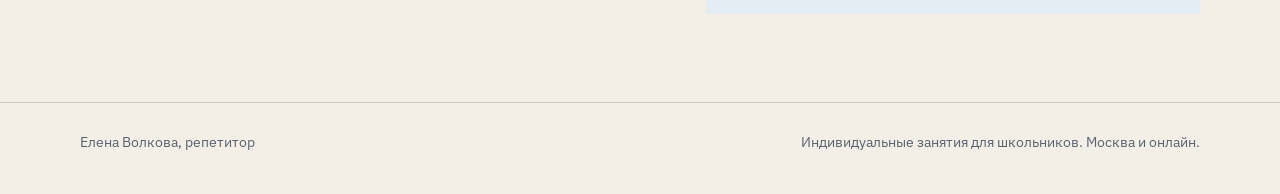
<file: tutor/index.html>
<!DOCTYPE html>
<html lang="ru">
<head>
  <meta charset="UTF-8" />
  <meta name="viewport" content="width=device-width, initial-scale=1.0" />
  <title>Елена Волкова — репетитор</title>
  <meta name="description" content="Репетитор Елена Волкова. Математика, русский язык и английский. Подготовка к ОГЭ и ЕГЭ. Спокойные занятия без спешки — онлайн и очно." />
  <link rel="preconnect" href="https://fonts.googleapis.com" />
  <link rel="preconnect" href="https://fonts.gstatic.com" crossorigin />
  <link href="https://fonts.googleapis.com/css2?family=IBM+Plex+Sans:ital,wght@0,400;0,500;0,600;1,400&family=IBM+Plex+Serif:ital,wght@0,500;0,600;1,400;1,500&display=swap" rel="stylesheet" />
  <link rel="stylesheet" href="css/styles.css" />
</head>
<body>
  <header class="bar">
    <a class="mark" href="#hero">Е. Волкова</a>
    <nav class="nav" id="nav" aria-label="Основная навигация">
      <a href="#about">О себе</a>
      <a href="#subjects">Предметы</a>
      <a href="#lessons">Занятия</a>
      <a href="#reviews">Отзывы</a>
      <a href="#contact">Контакты</a>
    </nav>
    <a class="bar-link" href="#contact">Запись</a>
    <button class="menu-btn" type="button" aria-label="Открыть меню" aria-expanded="false" aria-controls="nav">Меню</button>
  </header>

  <main>
    <section class="hero" id="hero">
      <div class="sheet">
        <div class="hero-top">
          <p class="stamp">Репетитор · 5–11 класс</p>
          <ul class="hero-subjects">
            <li>Математика</li>
            <li>Русский язык</li>
            <li>Английский</li>
          </ul>
        </div>
        <h1>Елена<br />Волкова</h1>
        <div class="hero-bottom">
          <p class="lead">Помогаю школьникам разобраться в предмете спокойно и по делу — без давления и лишней суеты.</p>
          <p class="motto">Понимание важнее зубрёжки.<br />Сначала ясно — потом уверенно.</p>
        </div>
        <div class="hero-actions">
          <a class="btn" href="#contact">Записаться на занятие</a>
          <a class="text-link" href="#subjects">Смотреть предметы</a>
        </div>
      </div>
    </section>

    <section class="band" id="about">
      <div class="sheet split">
        <p class="index">01 — О себе</p>
        <div>
          <h2>Учу так, чтобы стало понятно — а не чтобы «отсидеть час»</h2>
          <p class="prose">Меня зовут Елена. Я репетитор с педагогическим образованием и двенадцатью годами практики. Работаю со школьниками, которым нужно закрыть пробелы, спокойно подготовиться к контрольной или уверенно выйти на ОГЭ и ЕГЭ.</p>
          <p class="prose">На занятиях нет спешки и оценки личности. Есть структура, ясные шаги и ощущение, что можно спрашивать сколько угодно раз. Я объясняю просто, проверяю понимание и даю ровно столько самостоятельной работы, сколько ученик реально успевает.</p>
          <dl class="stats">
            <div>
              <dt>Образование</dt>
              <dd>МПГУ, педагогическое образование. Дополнительно — методика подготовки к ОГЭ и ЕГЭ.</dd>
            </div>
            <div>
              <dt>Опыт</dt>
              <dd>12 лет индивидуальных занятий. Более 180 учеников — от закрытия пробелов до высоких баллов.</dd>
            </div>
            <div>
              <dt>Формат</dt>
              <dd>Онлайн и очно в Москве. 60 минут, 1–2 раза в неделю.</dd>
            </div>
          </dl>
        </div>
      </div>
    </section>

    <section class="band" id="subjects">
      <div class="sheet split">
        <p class="index">02 — Предметы</p>
        <div>
          <h2>С чем я работаю</h2>
          <p class="prose">Можно прийти с конкретной темой, с «ничего не понимаю» или с целью на экзамен. Начнём с того, где вы сейчас.</p>
          <ul class="subject-list">
            <li>
              <div class="subject-head">
                <h3>Математика</h3>
                <span>5–11 класс</span>
              </div>
              <p>Алгебра, геометрия, пробелы за прошлые годы, подготовка к контрольным. Объясняю логику, а не набор формул.</p>
            </li>
            <li>
              <div class="subject-head">
                <h3>Русский язык</h3>
                <span>5–11 класс</span>
              </div>
              <p>Орфография, пунктуация, сочинения и изложения. Разбираем правила на живых примерах, без бесконечных таблиц.</p>
            </li>
            <li>
              <div class="subject-head">
                <h3>Английский язык</h3>
                <span>Школа и речь</span>
              </div>
              <p>Школьная программа, грамматика и уверенная речь. Темп спокойный: сначала понимание, потом скорость.</p>
            </li>
            <li>
              <div class="subject-head">
                <h3>Подготовка к экзаменам</h3>
                <span>ОГЭ · ЕГЭ</span>
              </div>
              <p>План на год, разбор типичных ошибок и тренировка формата. Без паники — с ясным графиком и обратной связью.</p>
            </li>
          </ul>
        </div>
      </div>
    </section>

    <section class="band" id="lessons">
      <div class="sheet split">
        <p class="index">03 — Занятия</p>
        <div>
          <h2>Как проходит урок</h2>
          <p class="prose">Каждый час — маленький шаг вперёд. Ученик всегда понимает, что мы делаем и зачем.</p>
          <ol class="timeline">
            <li>
              <span>01</span>
              <div>
                <h3>Знакомство</h3>
                <p>Коротко выясняем цель, смотрим, где сейчас уровень, и договариваемся о комфортном ритме.</p>
              </div>
            </li>
            <li>
              <span>02</span>
              <div>
                <h3>Объяснение</h3>
                <p>Разбираем тему простыми словами. Если не легло с первого раза — объясняю иначе, без раздражения.</p>
              </div>
            </li>
            <li>
              <span>03</span>
              <div>
                <h3>Практика</h3>
                <p>Решаем вместе, затем ученик пробует сам. Ошибки — часть работы, а не повод стыдиться.</p>
              </div>
            </li>
            <li>
              <span>04</span>
              <div>
                <h3>Дома и план</h3>
                <p>Небольшое задание и понятный план на следующее занятие. Родителям могу коротко написать, как прошло.</p>
              </div>
            </li>
          </ol>
        </div>
      </div>
    </section>

    <section class="band" id="reviews">
      <div class="sheet split">
        <p class="index">04 — Отзывы</p>
        <div>
          <h2>Ученики и родители</h2>
          <div class="quotes">
            <blockquote>
              <p>С математикой у дочери всегда была тревога. После двух месяцев занятий она сама стала объяснять темы — спокойно, без слёз перед контрольной.</p>
              <cite>Марина, мама ученицы 8 класса</cite>
            </blockquote>
            <blockquote>
              <p>Готовились к ОГЭ по русскому. Елена сразу показала, какие ошибки повторяются, и не гоняла по всему учебнику. Сдал на 4, хотя начинали с тройки.</p>
              <cite>Артём, 9 класс</cite>
            </blockquote>
            <blockquote>
              <p>Онлайн-занятия проходят чётко: камера, доска, никаких «сейчас подождите». Сын наконец перестал бояться английского.</p>
              <cite>Игорь, папа ученика 6 класса</cite>
            </blockquote>
          </div>
        </div>
      </div>
    </section>

    <section class="band" id="contact">
      <div class="sheet split">
        <p class="index">05 — Контакты</p>
        <div>
          <h2>Запись на занятие</h2>
          <p class="prose">Оставьте заявку или напишите напрямую. Отвечаю лично, обычно в течение дня. Первое занятие — знакомство и диагностика уровня.</p>

          <div class="contact-layout">
            <address class="contacts">
              <p>
                <span>Telegram</span>
                <a href="https://t.me/elena_volkova_tutor" target="_blank" rel="noopener noreferrer">@elena_volkova_tutor</a>
              </p>
              <p>
                <span>Телефон</span>
                <a href="tel:+74957654321">+7 (495) 765-43-21</a>
              </p>
              <p>
                <span>Формат</span>
                Онлайн и очно в Москве
              </p>
            </address>

            <form id="booking-form" novalidate>
              <label>
                Имя
                <input type="text" name="name" autocomplete="name" required placeholder="Как к вам обращаться" />
              </label>
              <label>
                Телефон или Telegram
                <input type="text" name="contact" autocomplete="tel" required placeholder="+7 или @username" />
              </label>
              <label>
                Предмет
                <select name="subject">
                  <option value="">Выберите предмет</option>
                  <option value="math">Математика</option>
                  <option value="russian">Русский язык</option>
                  <option value="english">Английский язык</option>
                  <option value="exam">Подготовка к ОГЭ / ЕГЭ</option>
                </select>
              </label>
              <label>
                Комментарий
                <textarea name="message" rows="3" placeholder="Класс, цель, удобное время — по желанию"></textarea>
              </label>
              <button class="btn" type="submit">Отправить заявку</button>
              <p class="form-note">Нажимая кнопку, вы соглашаетесь, что я свяжусь с вами по указанному контакту.</p>
              <p class="form-status" id="form-status" role="status" aria-live="polite"></p>
            </form>
          </div>
        </div>
      </div>
    </section>
  </main>

  <footer class="foot">
    <div class="sheet foot-row">
      <p>Елена Волкова, репетитор</p>
      <p>Индивидуальные занятия для школьников. Москва и онлайн.</p>
    </div>
  </footer>

  <script src="js/main.js"></script>
</body>
</html>
</file>
<file: nails/css/styles.css>
:root {
  --cream: #f7f1ea;
  --cream-deep: #efe4d8;
  --blush: #efd4d0;
  --rose: #d4a3a0;
  --rose-deep: #c48986;
  --beige: #e8d7c8;
  --sand: #cbb59f;
  --ink: #4a3a36;
  --muted: #8a7268;
  --white: rgba(255, 252, 248, 0.62);
  --glass: rgba(255, 250, 245, 0.48);
  --line: rgba(196, 137, 134, 0.22);
  --shadow: 0 22px 50px rgba(90, 58, 48, 0.1);
  --shadow-soft: 0 12px 32px rgba(90, 58, 48, 0.08);
  --ease: cubic-bezier(0.22, 1, 0.36, 1);
  --serif: "Cormorant Garamond", Georgia, serif;
  --sans: "Manrope", system-ui, sans-serif;
}

* { box-sizing: border-box; margin: 0; padding: 0; }

html { scroll-behavior: smooth; }

body {
  font-family: var(--sans);
  color: var(--ink);
  background:
    radial-gradient(ellipse 80% 50% at 10% -10%, #f8e4de 0%, transparent 55%),
    radial-gradient(ellipse 60% 40% at 100% 20%, #ead8c8 0%, transparent 50%),
    linear-gradient(180deg, var(--cream) 0%, var(--cream-deep) 100%);
  min-height: 100vh;
  line-height: 1.6;
  -webkit-font-smoothing: antialiased;
}

img { max-width: 100%; display: block; }

a { color: inherit; text-decoration: none; }

.glow {
  position: fixed;
  pointer-events: none;
  z-index: 0;
  filter: blur(40px);
  opacity: 0.55;
}

.glow-a {
  width: 42vw;
  height: 42vw;
  top: -8%;
  left: -8%;
  background: #f0cfc8;
  border-radius: 50%;
}

.glow-b {
  width: 36vw;
  height: 36vw;
  bottom: 10%;
  right: -12%;
  background: #e5d2c0;
  border-radius: 50%;
}

.nav {
  position: sticky;
  top: 12px;
  z-index: 20;
  display: flex;
  align-items: center;
  gap: 18px;
  margin: 12px auto 0;
  padding: 10px 14px 10px 12px;
  width: min(1120px, calc(100% - 28px));
  border-radius: 999px;
  background: var(--glass);
  backdrop-filter: blur(22px) saturate(1.4);
  -webkit-backdrop-filter: blur(22px) saturate(1.4);
  border: 1px solid rgba(255, 255, 255, 0.55);
  box-shadow: var(--shadow-soft), inset 0 1px 0 rgba(255, 255, 255, 0.7);
}

.logo {
  display: flex;
  align-items: center;
  gap: 10px;
  font-family: var(--serif);
  font-size: 1.15rem;
  letter-spacing: 0.02em;
}

.logo-mark {
  width: 36px;
  height: 36px;
  border-radius: 50%;
  display: grid;
  place-items: center;
  background: linear-gradient(160deg, #f4e0dc, var(--rose));
  color: #fffaf6;
  font-size: 1.1rem;
  box-shadow: inset 0 1px 0 rgba(255, 255, 255, 0.5);
}

.nav-links {
  display: flex;
  gap: 22px;
  margin-left: auto;
  font-size: 0.88rem;
  color: var(--muted);
}

.nav-links a {
  position: relative;
  transition: color 0.3s var(--ease);
}

.nav-links a::after {
  content: "";
  position: absolute;
  left: 0;
  bottom: -4px;
  width: 0;
  height: 1px;
  background: var(--rose);
  transition: width 0.35s var(--ease);
}

.nav-links a:hover { color: var(--ink); }
.nav-links a:hover::after { width: 100%; }

.nav-cta {
  padding: 8px 16px;
  border-radius: 999px;
  font-size: 0.82rem;
  color: #fffaf6;
  background: linear-gradient(160deg, var(--rose), var(--rose-deep));
  box-shadow: 0 8px 18px rgba(196, 137, 134, 0.28);
  transition: transform 0.3s var(--ease), box-shadow 0.3s var(--ease);
}

.nav-cta:hover {
  transform: translateY(-1px);
  box-shadow: 0 12px 24px rgba(196, 137, 134, 0.35);
}

.nav-toggle {
  display: none;
  width: 42px;
  height: 42px;
  margin-left: auto;
  border: 0;
  background: transparent;
  cursor: pointer;
}

.nav-toggle span {
  display: block;
  height: 1.5px;
  margin: 6px 10px;
  background: var(--ink);
  transition: transform 0.3s var(--ease), opacity 0.3s;
}

.nav.open .nav-toggle span:first-child { transform: translateY(3.75px) rotate(45deg); }
.nav.open .nav-toggle span:last-child { transform: translateY(-3.75px) rotate(-45deg); }

main {
  position: relative;
  z-index: 1;
  width: min(1120px, calc(100% - 40px));
  margin: 0 auto;
}

.hero {
  display: grid;
  grid-template-columns: 1.05fr 0.95fr;
  gap: 56px;
  align-items: center;
  padding: 72px 0 88px;
  min-height: calc(100vh - 90px);
}

.kicker {
  font-size: 0.72rem;
  letter-spacing: 0.28em;
  text-transform: uppercase;
  color: var(--rose-deep);
  margin-bottom: 14px;
}

h1, h2, h3 { font-family: var(--serif); font-weight: 500; letter-spacing: 0.01em; }

h1 {
  font-size: clamp(3rem, 7vw, 5.4rem);
  line-height: 0.95;
  font-weight: 400;
}

.slogan {
  margin-top: 22px;
  font-family: var(--serif);
  font-size: clamp(1.25rem, 2.2vw, 1.7rem);
  font-style: italic;
  color: var(--muted);
  line-height: 1.35;
}

.hero-note {
  margin-top: 16px;
  font-size: 0.92rem;
  color: var(--muted);
}

.hero-actions {
  display: flex;
  flex-wrap: wrap;
  gap: 12px;
  margin-top: 32px;
}

.btn {
  display: inline-flex;
  align-items: center;
  justify-content: center;
  padding: 13px 22px;
  border-radius: 999px;
  border: 1px solid transparent;
  font-family: inherit;
  font-size: 0.92rem;
  cursor: pointer;
  transition: transform 0.3s var(--ease), box-shadow 0.3s var(--ease), background 0.3s var(--ease);
}

.btn-primary {
  color: #fffaf6;
  background: linear-gradient(160deg, var(--rose), var(--rose-deep));
  box-shadow: 0 12px 28px rgba(196, 137, 134, 0.3);
}

.btn-primary:hover { transform: translateY(-2px); }

.btn-ghost {
  background: var(--glass);
  border-color: rgba(255, 255, 255, 0.6);
  backdrop-filter: blur(16px);
  box-shadow: inset 0 1px 0 rgba(255, 255, 255, 0.7);
}

.btn-ghost:hover { transform: translateY(-2px); }

.hero-photo { position: relative; }

.photo-frame {
  border-radius: 28px 28px 80px 28px;
  overflow: hidden;
  padding: 10px;
  box-shadow: var(--shadow);
}

.photo-frame img {
  width: 100%;
  height: min(72vh, 680px);
  object-fit: cover;
  object-position: center 12%;
  border-radius: 20px 20px 72px 20px;
}

.photo-caption {
  margin-top: 14px;
  text-align: center;
  font-size: 0.85rem;
  color: var(--muted);
  letter-spacing: 0.04em;
}

.glass {
  background: var(--glass);
  backdrop-filter: blur(22px) saturate(1.35);
  -webkit-backdrop-filter: blur(22px) saturate(1.35);
  border: 1px solid rgba(255, 255, 255, 0.55);
  box-shadow: var(--shadow-soft), inset 0 1px 0 rgba(255, 255, 255, 0.7);
}

.section { padding: 28px 0 88px; }

.section-head {
  max-width: 560px;
  margin-bottom: 36px;
}

h2 {
  font-size: clamp(2.3rem, 4.5vw, 3.4rem);
  line-height: 1.05;
}

.lede {
  margin-top: 12px;
  color: var(--muted);
}

.cards {
  display: grid;
  grid-template-columns: repeat(4, 1fr);
  gap: 16px;
}

.card {
  padding: 24px 22px 28px;
  border-radius: 24px;
  transition: transform 0.45s var(--ease), box-shadow 0.45s var(--ease);
}

.card:hover {
  transform: translateY(-6px);
  box-shadow: var(--shadow);
}

.card-num {
  display: block;
  font-family: var(--serif);
  font-size: 0.9rem;
  color: var(--rose);
  margin-bottom: 18px;
}

.card h3 { font-size: 1.55rem; margin-bottom: 10px; }

.card p { font-size: 0.92rem; color: var(--muted); }

.price-wrap {
  border-radius: 28px;
  overflow: hidden;
}

.price {
  width: 100%;
  border-collapse: collapse;
}

.price th,
.price td {
  text-align: left;
  padding: 18px 24px;
  border-bottom: 1px solid var(--line);
}

.price th {
  font-size: 0.72rem;
  letter-spacing: 0.16em;
  text-transform: uppercase;
  color: var(--rose-deep);
  font-weight: 600;
  background: rgba(255, 255, 255, 0.28);
}

.price td:last-child,
.price th:last-child { text-align: right; font-variant-numeric: tabular-nums; }

.price tbody tr { transition: background 0.3s var(--ease); }
.price tbody tr:hover { background: rgba(255, 248, 244, 0.55); }
.price tbody tr:last-child td { border-bottom: 0; }

.gallery {
  display: grid;
  grid-template-columns: repeat(3, 1fr);
  gap: 14px;
}

.gallery-item {
  padding: 0;
  border: 0;
  border-radius: 22px;
  overflow: hidden;
  cursor: zoom-in;
  background: var(--beige);
  aspect-ratio: 1;
  box-shadow: var(--shadow-soft);
  transition: transform 0.45s var(--ease), box-shadow 0.45s var(--ease);
}

.gallery-item img {
  width: 100%;
  height: 100%;
  object-fit: cover;
  transition: transform 0.7s var(--ease);
}

.gallery-item:hover {
  transform: translateY(-4px);
  box-shadow: var(--shadow);
}

.gallery-item:hover img { transform: scale(1.05); }

.contact-grid {
  display: grid;
  grid-template-columns: 0.92fr 1.08fr;
  gap: 18px;
  align-items: start;
}

.book-form {
  padding: 28px 26px;
  border-radius: 28px;
  display: grid;
  gap: 14px;
}

.book-form h3 { font-size: 1.7rem; }

.book-form label {
  display: grid;
  gap: 6px;
  font-size: 0.78rem;
  letter-spacing: 0.08em;
  text-transform: uppercase;
  color: var(--muted);
}

.book-form input,
.book-form select {
  width: 100%;
  border: 1px solid var(--line);
  border-radius: 16px;
  padding: 12px 14px;
  background: rgba(255, 252, 248, 0.7);
  color: var(--ink);
  font: inherit;
  text-transform: none;
  letter-spacing: 0;
  font-size: 0.95rem;
  outline: none;
}

.book-form input:focus,
.book-form select:focus {
  border-color: var(--rose);
  box-shadow: 0 0 0 4px rgba(212, 163, 160, 0.22);
}

.form-hint {
  font-size: 0.82rem;
  color: var(--muted);
}

.contact-aside { display: grid; gap: 16px; }

.contact-links {
  border-radius: 28px;
  padding: 8px 8px 8px 22px;
}

.contact-links a,
.contact-links p {
  display: block;
  padding: 16px 14px 16px 0;
  border-bottom: 1px solid var(--line);
}

.contact-links a:last-child,
.contact-links p:last-child { border-bottom: 0; }

.contact-links span {
  display: block;
  font-size: 0.72rem;
  letter-spacing: 0.16em;
  text-transform: uppercase;
  color: var(--rose-deep);
  margin-bottom: 4px;
}

.contact-links strong { font-weight: 500; }

.contact-links a:hover strong { color: var(--rose-deep); }

.map {
  position: relative;
  border-radius: 28px;
  overflow: hidden;
  min-height: 260px;
}

.map iframe {
  width: 100%;
  height: 280px;
  border: 0;
  filter: saturate(0.7) contrast(0.95);
}

.map-link {
  position: absolute;
  right: 12px;
  bottom: 12px;
  padding: 8px 12px;
  border-radius: 999px;
  background: var(--glass);
  backdrop-filter: blur(12px);
  font-size: 0.8rem;
}

.footer {
  position: relative;
  z-index: 1;
  text-align: center;
  padding: 12px 20px 40px;
  color: var(--muted);
  font-size: 0.88rem;
}

.lightbox {
  position: fixed;
  inset: 0;
  z-index: 40;
  display: grid;
  place-items: center;
  background: rgba(58, 42, 38, 0.42);
  backdrop-filter: blur(18px);
  padding: 28px;
}

.lightbox[hidden] { display: none; }

.lightbox figure {
  max-width: min(860px, 100%);
  text-align: center;
}

.lightbox img {
  max-height: 76vh;
  width: auto;
  margin: 0 auto;
  border-radius: 20px;
  box-shadow: 0 30px 70px rgba(40, 24, 20, 0.28);
  animation: fadeUp 0.4s var(--ease);
}

.lightbox figcaption {
  margin-top: 14px;
  color: #f7efe8;
  font-family: var(--serif);
  font-size: 1.2rem;
}

.lb-close,
.lb-prev,
.lb-next {
  position: absolute;
  border: 0;
  background: rgba(255, 250, 245, 0.2);
  color: #fffaf6;
  width: 48px;
  height: 48px;
  border-radius: 50%;
  cursor: pointer;
  font-size: 1.6rem;
  line-height: 1;
}

.lb-close { top: 22px; right: 22px; }
.lb-prev { left: 18px; top: 50%; transform: translateY(-50%); }
.lb-next { right: 18px; top: 50%; transform: translateY(-50%); }

.reveal {
  opacity: 0;
  transform: translateY(22px);
  animation: fadeUp 0.9s var(--ease) forwards;
}

.cards .reveal:nth-child(2) { animation-delay: 0.08s; }
.cards .reveal:nth-child(3) { animation-delay: 0.16s; }
.cards .reveal:nth-child(4) { animation-delay: 0.24s; }
.gallery .reveal:nth-child(2) { animation-delay: 0.06s; }
.gallery .reveal:nth-child(3) { animation-delay: 0.12s; }
.gallery .reveal:nth-child(4) { animation-delay: 0.18s; }
.gallery .reveal:nth-child(5) { animation-delay: 0.24s; }
.gallery .reveal:nth-child(6) { animation-delay: 0.3s; }

@keyframes fadeUp {
  to { opacity: 1; transform: none; }
}

@media (max-width: 960px) {
  .hero { grid-template-columns: 1fr; gap: 32px; padding-top: 40px; min-height: 0; }
  .hero-photo { order: -1; max-width: 420px; }
  .cards { grid-template-columns: 1fr 1fr; }
  .contact-grid { grid-template-columns: 1fr; }
}

@media (max-width: 720px) {
  .nav-links,
  .nav-cta { display: none; }

  .nav.open .nav-links {
    display: flex;
    flex-direction: column;
    position: absolute;
    top: calc(100% + 8px);
    left: 0;
    right: 0;
    padding: 18px;
    border-radius: 22px;
    background: rgba(247, 241, 234, 0.92);
    backdrop-filter: blur(20px);
    box-shadow: var(--shadow);
    gap: 14px;
  }

  .nav-toggle { display: block; }

  .gallery { grid-template-columns: 1fr 1fr; }
  .price th:nth-child(2),
  .price td:nth-child(2) { display: none; }
  .price th, .price td { padding: 14px 16px; }
  .lb-prev, .lb-next { display: none; }
}

@media (max-width: 520px) {
  .cards { grid-template-columns: 1fr; }
  main { width: calc(100% - 24px); }
  .hero-actions { flex-direction: column; align-items: stretch; }
}

@media (prefers-reduced-motion: reduce) {
  html { scroll-behavior: auto; }
  *, *::before, *::after {
    animation: none !important;
    transition: none !important;
  }
  .reveal { opacity: 1; transform: none; }
}
</file>
<file: psychologist/css/styles.css>
:root {
  --beige: #f4efe8;
  --beige-deep: #ebe4d9;
  --paper: #fbf9f6;
  --gray: #f0eeeb;
  --blue: #7d96ab;
  --blue-soft: #c5d3de;
  --blue-deep: #5d758a;
  --ink: #3f3b37;
  --muted: #6f6a64;
  --line: rgba(93, 117, 138, 0.16);
  --shadow: 0 18px 50px rgba(92, 78, 64, 0.08);
  --shadow-soft: 0 10px 28px rgba(92, 78, 64, 0.06);
  --radius: 28px;
  --header-h: 88px;
}

* {
  box-sizing: border-box;
  margin: 0;
  padding: 0;
}

html {
  scroll-behavior: smooth;
}

body {
  font-family: "Source Sans 3", sans-serif;
  background: var(--beige);
  color: var(--ink);
  line-height: 1.65;
  overflow-x: hidden;
}

.page-glow {
  position: fixed;
  inset: 0;
  pointer-events: none;
  z-index: 0;
  background:
    radial-gradient(900px 520px at 8% -10%, rgba(197, 211, 222, 0.7), transparent 58%),
    radial-gradient(700px 480px at 100% 8%, rgba(255, 250, 244, 0.9), transparent 50%),
    radial-gradient(640px 420px at 70% 100%, rgba(197, 211, 222, 0.35), transparent 60%);
}

.wrap {
  width: min(1080px, calc(100% - 48px));
  margin: 0 auto;
  position: relative;
  z-index: 1;
}

h1, h2, h3 {
  font-family: "Cormorant Garamond", serif;
  font-weight: 600;
  line-height: 1.15;
  letter-spacing: -0.02em;
}

h1 { font-size: clamp(2.8rem, 6vw, 5.2rem); }
h2 { font-size: clamp(2rem, 3.4vw, 3.1rem); }
h3 { font-size: 1.45rem; }

a { color: inherit; text-decoration: none; }

.header {
  position: fixed;
  top: 16px;
  left: 50%;
  transform: translateX(-50%);
  width: min(1080px, calc(100% - 24px));
  z-index: 40;
  display: flex;
  align-items: center;
  gap: 20px;
  padding: 12px 14px 12px 22px;
  background: rgba(251, 249, 246, 0.78);
  backdrop-filter: blur(16px);
  border: 1px solid var(--line);
  border-radius: 999px;
  box-shadow: var(--shadow-soft);
}

.logo {
  font-family: "Cormorant Garamond", serif;
  font-size: 1.25rem;
  font-weight: 600;
  white-space: nowrap;
}

.nav {
  display: flex;
  gap: 22px;
  margin-left: auto;
  font-size: 0.95rem;
  color: var(--muted);
}

.nav a {
  transition: color 0.25s ease;
}

.nav a:hover {
  color: var(--ink);
}

.header-cta {
  flex-shrink: 0;
  padding: 10px 18px;
  border-radius: 999px;
  background: var(--blue);
  color: #f8fafc;
  font-size: 0.92rem;
  font-weight: 500;
  box-shadow: 0 8px 20px rgba(125, 150, 171, 0.28);
  transition: transform 0.25s ease, background 0.25s ease;
}

.header-cta:hover {
  background: var(--blue-deep);
  transform: translateY(-1px);
}

.menu-btn {
  display: none;
  width: 42px;
  height: 42px;
  border: 0;
  background: transparent;
  cursor: pointer;
  flex-direction: column;
  justify-content: center;
  gap: 6px;
  padding: 10px;
}

.menu-btn span {
  display: block;
  height: 1.5px;
  background: var(--ink);
  border-radius: 99px;
  transition: transform 0.3s ease, opacity 0.3s ease;
}

.hero {
  min-height: 100vh;
  display: flex;
  align-items: center;
  padding: calc(var(--header-h) + 40px) 0 80px;
}

.hero-grid {
  display: grid;
  grid-template-columns: 1.15fr 0.85fr;
  gap: 72px;
  align-items: center;
}

.eyebrow {
  color: var(--blue-deep);
  letter-spacing: 0.12em;
  text-transform: uppercase;
  font-size: 0.78rem;
  font-weight: 600;
  margin-bottom: 14px;
}

.hero-lead {
  margin-top: 22px;
  font-size: 1.15rem;
  color: var(--muted);
  max-width: 36ch;
}

.support-line {
  margin-top: 28px;
  font-family: "Cormorant Garamond", serif;
  font-size: clamp(1.35rem, 2.2vw, 1.75rem);
  font-style: italic;
  color: var(--blue-deep);
  max-width: 28ch;
  line-height: 1.4;
}

.hero-actions {
  display: flex;
  flex-wrap: wrap;
  gap: 12px;
  margin-top: 36px;
}

.btn {
  display: inline-flex;
  align-items: center;
  justify-content: center;
  min-height: 50px;
  padding: 0 22px;
  border-radius: 999px;
  border: 0;
  font: inherit;
  font-weight: 500;
  cursor: pointer;
  transition: transform 0.25s ease, background 0.25s ease, box-shadow 0.25s ease;
}

.btn:hover {
  transform: translateY(-1px);
}

.btn-primary {
  background: var(--blue);
  color: #f8fafc;
  box-shadow: 0 12px 24px rgba(125, 150, 171, 0.25);
}

.btn-primary:hover {
  background: var(--blue-deep);
}

.btn-ghost {
  background: transparent;
  color: var(--ink);
  border: 1px solid var(--line);
}

.hero-card {
  background: var(--paper);
  border-radius: var(--radius);
  padding: 36px 32px;
  box-shadow: var(--shadow);
  text-align: center;
}

.portrait {
  width: 168px;
  height: 168px;
  margin: 0 auto 22px;
  border-radius: 50%;
  display: grid;
  place-items: center;
  background:
    radial-gradient(circle at 30% 25%, #f7f4ef, transparent 45%),
    linear-gradient(160deg, var(--blue-soft), #d9cfc3);
  box-shadow: inset 0 0 0 8px rgba(255, 255, 255, 0.45);
}

.portrait-initials {
  font-family: "Cormorant Garamond", serif;
  font-size: 3rem;
  color: var(--blue-deep);
}

.portrait-caption {
  color: var(--muted);
  margin-bottom: 24px;
}

.hero-meta {
  list-style: none;
  display: flex;
  justify-content: center;
  gap: 10px;
  flex-wrap: wrap;
}

.hero-meta li {
  padding: 8px 12px;
  border-radius: 999px;
  background: var(--gray);
  font-size: 0.86rem;
  color: var(--muted);
}

.section {
  padding: 96px 0;
  position: relative;
  z-index: 1;
}

.section-soft {
  background: rgba(255, 255, 255, 0.28);
}

.section-intro {
  margin-bottom: 40px;
  max-width: 620px;
}

.section-intro.center {
  margin-left: auto;
  margin-right: auto;
  text-align: center;
}

.section-note {
  margin-top: 16px;
  color: var(--muted);
}

.about-grid {
  display: grid;
  grid-template-columns: 0.9fr 1.1fr;
  gap: 64px;
  align-items: start;
}

.about-text p + p {
  margin-top: 18px;
}

.about-text {
  color: var(--muted);
  font-size: 1.08rem;
}

.cards {
  display: grid;
  grid-template-columns: repeat(3, 1fr);
  gap: 20px;
}

.card {
  background: var(--paper);
  border-radius: 24px;
  padding: 28px 24px;
  box-shadow: var(--shadow-soft);
  border: 1px solid rgba(255, 255, 255, 0.7);
  transition: transform 0.35s ease, box-shadow 0.35s ease;
}

.card:hover {
  transform: translateY(-4px);
  box-shadow: var(--shadow);
}

.card p {
  margin-top: 12px;
  color: var(--muted);
}

.steps {
  list-style: none;
  display: grid;
  grid-template-columns: repeat(4, 1fr);
  gap: 22px;
}

.step {
  background: var(--paper);
  border-radius: 24px;
  padding: 28px 22px 30px;
  box-shadow: var(--shadow-soft);
}

.step-num {
  display: block;
  font-family: "Cormorant Garamond", serif;
  font-size: 1.6rem;
  color: var(--blue);
  margin-bottom: 16px;
}

.step p {
  margin-top: 10px;
  color: var(--muted);
}

.contact-grid {
  display: grid;
  grid-template-columns: 1fr 1fr;
  gap: 56px;
  align-items: start;
}

.contact-copy > p {
  margin-top: 16px;
  color: var(--muted);
  max-width: 42ch;
}

.contact-list {
  list-style: none;
  margin-top: 32px;
  display: grid;
  gap: 18px;
}

.contact-list span {
  display: block;
  font-size: 0.78rem;
  letter-spacing: 0.08em;
  text-transform: uppercase;
  color: var(--blue-deep);
  margin-bottom: 4px;
}

.contact-list a {
  border-bottom: 1px solid transparent;
  transition: border-color 0.2s ease;
}

.contact-list a:hover {
  border-color: var(--blue);
}

.form {
  background: var(--paper);
  border-radius: var(--radius);
  padding: 32px;
  box-shadow: var(--shadow);
  display: grid;
  gap: 16px;
}

.form label {
  display: grid;
  gap: 8px;
  font-size: 0.92rem;
  color: var(--muted);
}

.form input,
.form textarea {
  width: 100%;
  border: 1px solid var(--line);
  background: #fff;
  border-radius: 16px;
  padding: 14px 16px;
  font: inherit;
  color: var(--ink);
  resize: vertical;
  transition: border-color 0.2s ease, box-shadow 0.2s ease;
}

.form input:focus,
.form textarea:focus {
  outline: none;
  border-color: var(--blue);
  box-shadow: 0 0 0 4px rgba(125, 150, 171, 0.15);
}

.form-note,
.form-status {
  font-size: 0.86rem;
  color: var(--muted);
}

.form-status.is-ok {
  color: var(--blue-deep);
}

.form-status.is-error {
  color: #9a5a4a;
}

.footer {
  padding: 28px 0 40px;
  position: relative;
  z-index: 1;
}

.footer-inner {
  display: flex;
  justify-content: space-between;
  gap: 16px;
  color: var(--muted);
  font-size: 0.9rem;
  border-top: 1px solid var(--line);
  padding-top: 22px;
}

.reveal {
  opacity: 0;
  transform: translateY(18px);
  animation: rise 0.8s ease forwards;
  animation-delay: var(--delay, 0s);
  animation-play-state: paused;
}

.reveal.is-in {
  animation-play-state: running;
}

@keyframes rise {
  to {
    opacity: 1;
    transform: none;
  }
}

@media (max-width: 900px) {
  .hero-grid,
  .about-grid,
  .contact-grid,
  .cards,
  .steps {
    grid-template-columns: 1fr;
  }

  .hero-grid {
    gap: 36px;
  }

  .cards,
  .steps {
    grid-template-columns: 1fr 1fr;
  }

  .nav,
  .header-cta {
    display: none;
  }

  .nav.is-open {
    display: flex;
    position: absolute;
    top: calc(100% + 10px);
    left: 0;
    right: 0;
    flex-direction: column;
    gap: 16px;
    padding: 20px;
    background: var(--paper);
    border-radius: 22px;
    box-shadow: var(--shadow);
    margin: 0;
  }

  .menu-btn {
    display: flex;
    margin-left: auto;
  }

  .header.is-open .menu-btn span:first-child {
    transform: translateY(3.75px) rotate(45deg);
  }

  .header.is-open .menu-btn span:last-child {
    transform: translateY(-3.75px) rotate(-45deg);
  }
}

@media (max-width: 640px) {
  .wrap {
    width: min(1080px, calc(100% - 28px));
  }

  .hero {
    padding-top: calc(var(--header-h) + 16px);
  }

  .cards,
  .steps,
  .footer-inner {
    grid-template-columns: 1fr;
    flex-direction: column;
  }

  .section {
    padding: 72px 0;
  }
}
</file>
<file: taxi/css/styles.css>
:root {
  --navy: #0b1220;
  --navy-2: #121a2c;
  --graphite: #1a2336;
  --line: rgba(255, 255, 255, 0.08);
  --text: #e8edf5;
  --muted: #9aa8bc;
  --yellow: #f5c518;
  --yellow-2: #ffd84d;
  --ink: #0b1220;
  --radius: 16px;
  --shadow: 0 18px 50px rgba(0, 0, 0, 0.28);
}

*,
*::before,
*::after {
  box-sizing: border-box;
}

html {
  scroll-behavior: smooth;
}

body {
  margin: 0;
  font-family: Manrope, system-ui, -apple-system, sans-serif;
  background: var(--navy);
  color: var(--text);
  line-height: 1.55;
}

img {
  max-width: 100%;
}

a {
  color: inherit;
}

.skip-link {
  position: absolute;
  left: -999px;
  top: 8px;
  background: var(--yellow);
  color: var(--ink);
  padding: 8px 12px;
  z-index: 100;
}

.skip-link:focus {
  left: 8px;
}

.container {
  width: min(1120px, calc(100% - 40px));
  margin: 0 auto;
}

.header {
  position: sticky;
  top: 0;
  z-index: 40;
  backdrop-filter: blur(16px);
  background: rgba(11, 18, 32, 0.82);
  border-bottom: 1px solid var(--line);
}

.header__inner {
  display: flex;
  align-items: center;
  gap: 24px;
  min-height: 72px;
}

.logo {
  display: inline-flex;
  align-items: center;
  gap: 10px;
  font-weight: 800;
  letter-spacing: 0.08em;
  text-decoration: none;
  font-size: 14px;
}

.logo__mark {
  width: 18px;
  height: 18px;
  background: var(--yellow);
  clip-path: polygon(50% 0%, 100% 38%, 82% 100%, 18% 100%, 0% 38%);
}

.nav {
  margin-left: auto;
  display: flex;
  gap: 22px;
}

.nav a {
  text-decoration: none;
  color: var(--muted);
  font-size: 14px;
  font-weight: 600;
  transition: color 0.2s;
}

.nav a:hover {
  color: var(--text);
}

.menu-btn {
  display: none;
  width: 42px;
  height: 42px;
  margin-left: auto;
  border: 1px solid var(--line);
  background: transparent;
  border-radius: 10px;
  padding: 10px 11px;
  flex-direction: column;
  justify-content: center;
  gap: 5px;
  cursor: pointer;
}

.menu-btn span {
  display: block;
  height: 2px;
  background: var(--text);
}

.btn {
  display: inline-flex;
  align-items: center;
  justify-content: center;
  text-decoration: none;
  font-weight: 700;
  border-radius: 999px;
  padding: 10px 18px;
  border: 1px solid transparent;
  transition: transform 0.15s ease, background 0.2s, border-color 0.2s;
}

.btn:hover {
  transform: translateY(-1px);
}

.btn--yellow {
  background: var(--yellow);
  color: var(--ink);
}

.btn--yellow:hover {
  background: var(--yellow-2);
}

.btn--ghost,
.btn--outline {
  border-color: var(--line);
  color: var(--text);
  background: transparent;
}

.btn--ghost:hover,
.btn--outline:hover {
  border-color: var(--yellow);
}

.btn--ghost-dark {
  background: transparent;
  border: 1px solid rgba(11, 18, 32, 0.18);
  color: var(--ink);
}

.btn--lg {
  padding: 14px 24px;
  font-size: 16px;
}

.btn--block {
  width: 100%;
}

.hero {
  position: relative;
  overflow: hidden;
  padding: 88px 0 96px;
  background:
    radial-gradient(800px 400px at 80% 10%, rgba(245, 197, 24, 0.12), transparent 55%),
    linear-gradient(180deg, var(--navy) 0%, var(--navy-2) 100%);
}

.hero__grid {
  position: absolute;
  inset: 0;
  background-image:
    linear-gradient(rgba(255, 255, 255, 0.035) 1px, transparent 1px),
    linear-gradient(90deg, rgba(255, 255, 255, 0.035) 1px, transparent 1px);
  background-size: 48px 48px;
  mask-image: linear-gradient(180deg, rgba(0, 0, 0, 0.6), transparent 85%);
  animation: grid-shift 18s linear infinite;
}

@keyframes grid-shift {
  from { background-position: 0 0; }
  to { background-position: 48px 48px; }
}

.hero__inner {
  position: relative;
}

.eyebrow {
  color: var(--yellow);
  font-weight: 700;
  letter-spacing: 0.14em;
  text-transform: uppercase;
  font-size: 12px;
  margin: 0 0 16px;
}

.eyebrow--on-dark {
  color: #8a6d00;
}

h1,
h2,
h3 {
  font-weight: 800;
  letter-spacing: -0.03em;
  line-height: 1.12;
  margin: 0;
}

h1 {
  font-size: clamp(40px, 7vw, 72px);
  max-width: 12ch;
}

h2 {
  font-size: clamp(32px, 4.5vw, 48px);
  margin-bottom: 28px;
}

h3 {
  font-size: 20px;
  margin: 12px 0 8px;
}

.hero__lead,
.section__lead {
  max-width: 52ch;
  color: var(--muted);
  font-size: 18px;
}

.hero__actions {
  display: flex;
  flex-wrap: wrap;
  gap: 12px;
  margin: 32px 0 48px;
}

.hero__stats {
  display: grid;
  grid-template-columns: repeat(3, minmax(0, 180px));
  gap: 24px;
  margin: 0;
}

.hero__stats dt {
  font-size: 28px;
  font-weight: 800;
  color: var(--yellow);
}

.hero__stats dd {
  margin: 4px 0 0;
  color: var(--muted);
  font-size: 14px;
}

.section {
  padding: 88px 0;
}

.section--alt {
  background: var(--navy-2);
  border-block: 1px solid var(--line);
}

.cards {
  display: grid;
  gap: 18px;
}

.cards--3 {
  grid-template-columns: repeat(3, 1fr);
}

.cards--4 {
  grid-template-columns: repeat(4, 1fr);
}

.card,
.tariff {
  background: var(--graphite);
  border: 1px solid var(--line);
  border-radius: var(--radius);
  padding: 28px 24px;
  transition: transform 0.25s ease, border-color 0.25s ease;
}

.card:hover,
.tariff:hover {
  transform: translateY(-4px);
  border-color: rgba(245, 197, 24, 0.45);
}

.card__icon {
  width: 48px;
  height: 48px;
  display: grid;
  place-items: center;
  border-radius: 12px;
  background: rgba(245, 197, 24, 0.12);
  color: var(--yellow);
}

.card p,
.tariff p,
.steps p {
  margin: 0;
  color: var(--muted);
}

.tariff ul {
  margin: 18px 0 24px;
  padding: 0;
  list-style: none;
}

.tariff li {
  padding: 8px 0 8px 18px;
  position: relative;
  color: var(--muted);
  font-size: 14px;
}

.tariff li::before {
  content: "";
  position: absolute;
  left: 0;
  top: 15px;
  width: 8px;
  height: 8px;
  background: var(--yellow);
  border-radius: 50%;
}

.tariff__from {
  font-size: 15px;
  margin: 16px 0 0;
}

.tariff__from strong {
  font-size: 32px;
  color: var(--text);
}

.tariff__meta {
  font-size: 13px;
  margin-top: 4px;
}

.tariff--featured {
  background: linear-gradient(180deg, #243049 0%, var(--graphite) 100%);
  border-color: var(--yellow);
  box-shadow: var(--shadow);
}

.tariff__badge {
  display: inline-block;
  margin: 0 0 8px;
  background: var(--yellow);
  color: var(--ink);
  font-size: 11px;
  font-weight: 800;
  letter-spacing: 0.06em;
  text-transform: uppercase;
  padding: 4px 10px;
  border-radius: 999px;
}

.steps {
  list-style: none;
  margin: 0;
  padding: 0;
  display: grid;
  grid-template-columns: repeat(3, 1fr);
  gap: 24px;
  counter-reset: none;
}

.steps li {
  padding: 8px 8px 0 0;
  border-top: 2px solid var(--yellow);
}

.steps__num {
  display: block;
  margin-top: 18px;
  font-weight: 800;
  color: var(--yellow);
  letter-spacing: 0.08em;
}

.section--cta {
  background: var(--yellow);
  color: var(--ink);
  padding: 72px 0;
}

.cta {
  display: grid;
  grid-template-columns: 1.2fr 0.8fr;
  gap: 48px;
  align-items: center;
}

.cta h2 {
  margin-bottom: 12px;
}

.cta p {
  margin: 0 0 20px;
}

.contact-list {
  list-style: none;
  padding: 0;
  margin: 0;
  display: grid;
  gap: 14px;
}

.contact-list li {
  display: flex;
  flex-direction: column;
  gap: 2px;
}

.contact-list span {
  font-size: 12px;
  font-weight: 700;
  letter-spacing: 0.08em;
  text-transform: uppercase;
  opacity: 0.65;
}

.contact-list a,
.contact-list strong {
  font-size: 22px;
  font-weight: 800;
  text-decoration: none;
}

.cta__panel {
  background: #fff;
  border-radius: 20px;
  padding: 28px;
  box-shadow: var(--shadow);
}

.cta__panel-title {
  font-weight: 800;
  font-size: 20px;
  margin: 0 0 8px;
}

.cta__panel-note {
  color: #5b6574;
  font-size: 14px;
}

.cta__panel .btn + .btn {
  margin-top: 10px;
}

.footer {
  border-top: 1px solid var(--line);
  padding: 28px 0 96px;
  color: var(--muted);
  font-size: 14px;
}

.footer__inner {
  display: flex;
  justify-content: space-between;
  gap: 16px;
  flex-wrap: wrap;
  align-items: center;
}

.logo--sm {
  color: var(--text);
}

.fab {
  position: fixed;
  right: 20px;
  bottom: 20px;
  z-index: 50;
  display: inline-flex;
  align-items: center;
  gap: 8px;
  background: var(--yellow);
  color: var(--ink);
  text-decoration: none;
  font-weight: 800;
  padding: 14px 18px;
  border-radius: 999px;
  box-shadow: 0 10px 30px rgba(245, 197, 24, 0.35);
  animation: pulse 2.8s ease-in-out infinite;
}

@keyframes pulse {
  0%, 100% { box-shadow: 0 10px 30px rgba(245, 197, 24, 0.35); }
  50% { box-shadow: 0 10px 38px rgba(245, 197, 24, 0.6); }
}

@media (max-width: 960px) {
  .cards--4,
  .cards--3,
  .steps,
  .cta {
    grid-template-columns: 1fr 1fr;
  }
}

@media (max-width: 760px) {
  .header__call {
    display: none;
  }

  .menu-btn {
    display: flex;
  }

  .nav {
    display: none;
    position: absolute;
    left: 0;
    right: 0;
    top: 72px;
    background: rgba(11, 18, 32, 0.96);
    flex-direction: column;
    padding: 16px 20px 24px;
    border-bottom: 1px solid var(--line);
    gap: 14px;
  }

  .nav.is-open {
    display: flex;
  }

  .hero {
    padding: 56px 0 64px;
  }

  .hero__stats,
  .cards--4,
  .cards--3,
  .steps,
  .cta {
    grid-template-columns: 1fr;
  }

  .section {
    padding: 64px 0;
  }
}

@media (prefers-reduced-motion: reduce) {
  html { scroll-behavior: auto; }
  .hero__grid,
  .fab,
  .card,
  .tariff,
  .btn { animation: none; transition: none; }
}
</file>
<file: tutor/css/styles.css>
:root {
  --paper: #f3efe6;
  --ink: #1b2430;
  --quiet: #5a6270;
  --line: #cfc8ba;
  --blue: #1f4e79;
  --blue-soft: #e4edf4;
  --bar-h: 64px;
}

* {
  box-sizing: border-box;
  margin: 0;
  padding: 0;
}

html {
  scroll-behavior: smooth;
}

body {
  font-family: "IBM Plex Sans", sans-serif;
  background: var(--paper);
  color: var(--ink);
  line-height: 1.6;
}

a {
  color: inherit;
  text-decoration: none;
}

h1, h2, h3 {
  font-family: "IBM Plex Serif", serif;
  font-weight: 500;
  line-height: 1.15;
}

h1 {
  font-size: clamp(3.4rem, 9vw, 7.2rem);
  letter-spacing: -0.035em;
  margin: 48px 0 40px;
}

h2 {
  font-size: clamp(1.7rem, 3vw, 2.35rem);
  max-width: 18ch;
  margin-bottom: 20px;
}

h3 {
  font-size: 1.2rem;
}

.sheet {
  width: min(1120px, calc(100% - 48px));
  margin: 0 auto;
}

.bar {
  position: sticky;
  top: 0;
  z-index: 20;
  display: flex;
  align-items: center;
  gap: 28px;
  height: var(--bar-h);
  padding: 0 28px;
  background: var(--paper);
  border-bottom: 1px solid var(--line);
}

.bar.is-open {
  z-index: 30;
}

.mark {
  font-family: "IBM Plex Serif", serif;
  font-size: 1.05rem;
  white-space: nowrap;
}

.nav {
  display: flex;
  gap: 22px;
  margin-left: auto;
  font-size: 0.92rem;
  color: var(--quiet);
}

.nav a:hover {
  color: var(--ink);
}

.bar-link {
  font-size: 0.92rem;
  color: var(--blue);
  border-bottom: 1px solid var(--blue);
  padding-bottom: 1px;
}

.menu-btn {
  display: none;
  margin-left: auto;
  border: 1px solid var(--ink);
  background: transparent;
  color: var(--ink);
  font: inherit;
  font-size: 0.85rem;
  padding: 6px 12px;
  cursor: pointer;
}

.hero {
  padding: 56px 0 88px;
  border-bottom: 1px solid var(--line);
}

.hero-top {
  display: flex;
  justify-content: space-between;
  align-items: flex-start;
  gap: 24px;
}

.stamp {
  display: inline-block;
  border: 1px solid var(--ink);
  padding: 6px 10px;
  font-size: 0.78rem;
  letter-spacing: 0.04em;
  text-transform: uppercase;
}

.hero-subjects {
  list-style: none;
  text-align: right;
  color: var(--quiet);
  font-size: 0.95rem;
}

.hero-bottom {
  display: grid;
  grid-template-columns: 1fr 1fr;
  gap: 48px;
  max-width: 920px;
}

.lead {
  font-size: 1.15rem;
  color: var(--quiet);
  max-width: 36ch;
}

.motto {
  font-family: "IBM Plex Serif", serif;
  font-style: italic;
  font-size: 1.45rem;
  color: var(--blue);
  line-height: 1.4;
}

.hero-actions {
  display: flex;
  align-items: center;
  gap: 28px;
  margin-top: 48px;
}

.btn {
  display: inline-flex;
  align-items: center;
  justify-content: center;
  min-height: 48px;
  padding: 0 22px;
  border: 0;
  background: var(--blue);
  color: #f6f8fa;
  font: inherit;
  font-weight: 500;
  cursor: pointer;
}

.btn:hover {
  background: #163a5c;
}

.text-link {
  color: var(--blue);
  border-bottom: 1px solid currentColor;
  padding-bottom: 2px;
}

.band {
  padding: 88px 0;
  border-bottom: 1px solid var(--line);
}

.split {
  display: grid;
  grid-template-columns: 200px 1fr;
  gap: 48px;
  align-items: start;
}

.index {
  position: sticky;
  top: calc(var(--bar-h) + 24px);
  font-size: 0.82rem;
  letter-spacing: 0.08em;
  text-transform: uppercase;
  color: var(--blue);
}

.prose {
  color: var(--quiet);
  max-width: 58ch;
  margin-bottom: 16px;
}

.stats {
  display: grid;
  grid-template-columns: repeat(3, 1fr);
  gap: 28px;
  margin-top: 40px;
  padding-top: 28px;
  border-top: 1px solid var(--line);
}

.stats dt {
  font-size: 0.78rem;
  letter-spacing: 0.08em;
  text-transform: uppercase;
  color: var(--blue);
  margin-bottom: 8px;
}

.stats dd {
  color: var(--quiet);
  font-size: 0.95rem;
}

.subject-list {
  list-style: none;
  margin-top: 12px;
}

.subject-list li {
  padding: 26px 0;
  border-top: 1px solid var(--line);
}

.subject-list li:last-child {
  border-bottom: 1px solid var(--line);
}

.subject-head {
  display: flex;
  justify-content: space-between;
  align-items: baseline;
  gap: 16px;
  margin-bottom: 8px;
}

.subject-head span {
  color: var(--quiet);
  font-size: 0.88rem;
  white-space: nowrap;
}

.subject-list p {
  color: var(--quiet);
  max-width: 54ch;
}

.timeline {
  list-style: none;
  margin-top: 28px;
  border-left: 1px solid var(--line);
  padding-left: 28px;
}

.timeline li {
  display: grid;
  grid-template-columns: 48px 1fr;
  gap: 16px;
  padding-bottom: 32px;
  position: relative;
}

.timeline li:last-child {
  padding-bottom: 0;
}

.timeline li::before {
  content: "";
  position: absolute;
  left: -31px;
  top: 8px;
  width: 7px;
  height: 7px;
  background: var(--blue);
}

.timeline span {
  font-family: "IBM Plex Serif", serif;
  color: var(--blue);
}

.timeline p {
  margin-top: 6px;
  color: var(--quiet);
}

.quotes blockquote {
  padding: 28px 0;
  border-top: 1px solid var(--line);
}

.quotes blockquote:last-child {
  border-bottom: 1px solid var(--line);
}

.quotes p {
  font-family: "IBM Plex Serif", serif;
  font-size: 1.28rem;
  font-style: italic;
  line-height: 1.45;
  max-width: 42ch;
}

.quotes cite {
  display: block;
  margin-top: 14px;
  font-style: normal;
  font-size: 0.9rem;
  color: var(--quiet);
}

.contact-layout {
  display: grid;
  grid-template-columns: 0.8fr 1.2fr;
  gap: 48px;
  margin-top: 36px;
  align-items: start;
}

.contacts {
  font-style: normal;
  display: grid;
  gap: 18px;
}

.contacts span {
  display: block;
  font-size: 0.75rem;
  letter-spacing: 0.08em;
  text-transform: uppercase;
  color: var(--blue);
  margin-bottom: 4px;
}

.contacts a {
  border-bottom: 1px solid transparent;
}

.contacts a:hover {
  border-color: var(--blue);
}

form {
  display: grid;
  gap: 22px;
  background: var(--blue-soft);
  padding: 28px;
}

form label {
  display: grid;
  gap: 8px;
  font-size: 0.88rem;
  color: var(--quiet);
}

form input,
form textarea,
form select {
  width: 100%;
  border: 0;
  border-bottom: 1px solid var(--line);
  border-radius: 0;
  background: transparent;
  padding: 8px 0 10px;
  font: inherit;
  color: var(--ink);
  resize: vertical;
}

form input:focus,
form textarea:focus,
form select:focus {
  outline: none;
  border-bottom-color: var(--blue);
}

.form-note,
.form-status {
  font-size: 0.84rem;
  color: var(--quiet);
}

.form-status.is-ok {
  color: var(--blue);
}

.form-status.is-error {
  color: #8a3d32;
}

.foot {
  padding: 28px 0 40px;
}

.foot-row {
  display: flex;
  justify-content: space-between;
  gap: 16px;
  color: var(--quiet);
  font-size: 0.88rem;
}

@media (max-width: 860px) {
  .sheet {
    width: min(1120px, calc(100% - 32px));
  }

  .bar {
    padding: 0 16px;
  }

  .nav {
    display: none;
    position: absolute;
    top: var(--bar-h);
    left: 0;
    right: 0;
    flex-direction: column;
    gap: 0;
    margin: 0;
    background: var(--paper);
    border-bottom: 1px solid var(--line);
  }

  .nav.is-open {
    display: flex;
  }

  .nav a {
    padding: 14px 16px;
    border-top: 1px solid var(--line);
  }

  .bar-link {
    display: none;
  }

  .menu-btn {
    display: inline-flex;
  }

  .hero-top,
  .hero-bottom,
  .split,
  .stats,
  .contact-layout,
  .foot-row {
    grid-template-columns: 1fr;
    display: grid;
  }

  .hero-subjects {
    text-align: left;
  }

  .index {
    position: static;
  }

  .hero {
    padding-top: 36px;
  }

  h1 {
    margin-top: 28px;
  }

  .band {
    padding: 64px 0;
  }

  .foot-row {
    gap: 8px;
  }
}
</file>
